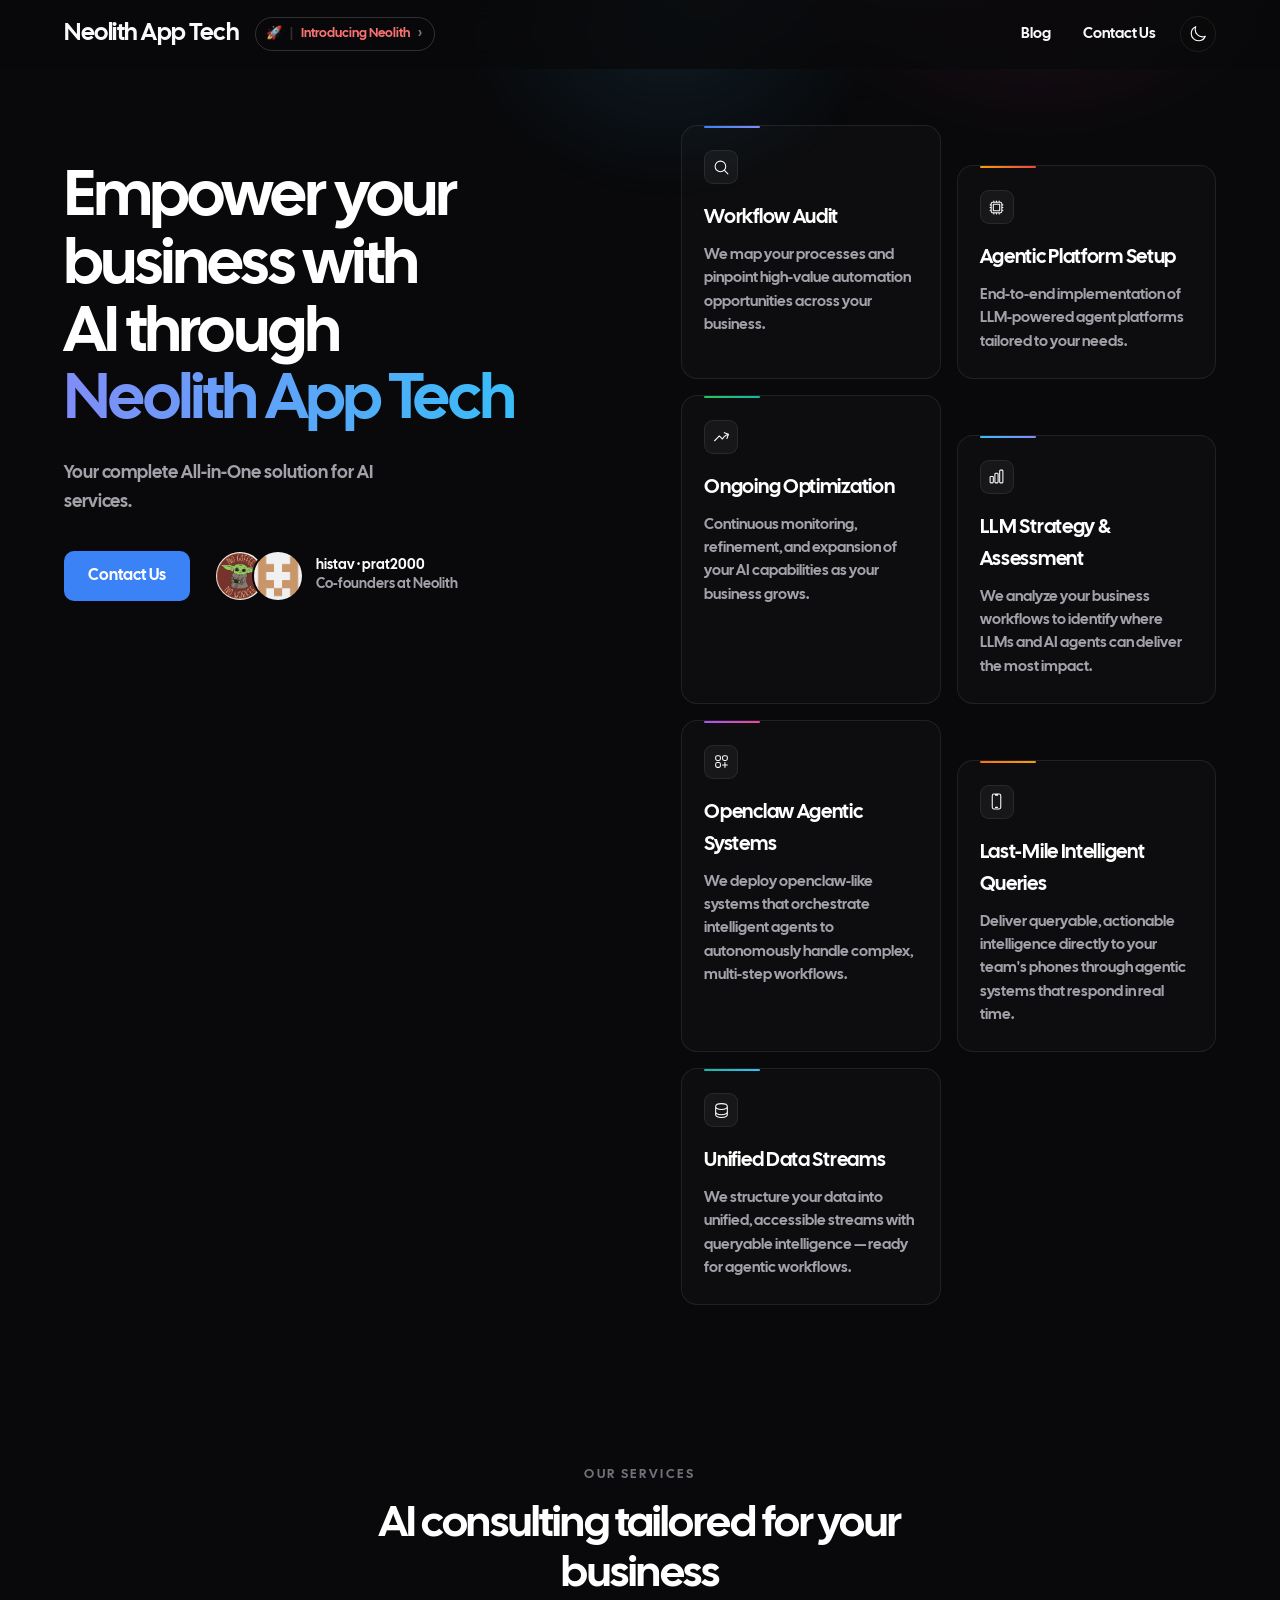
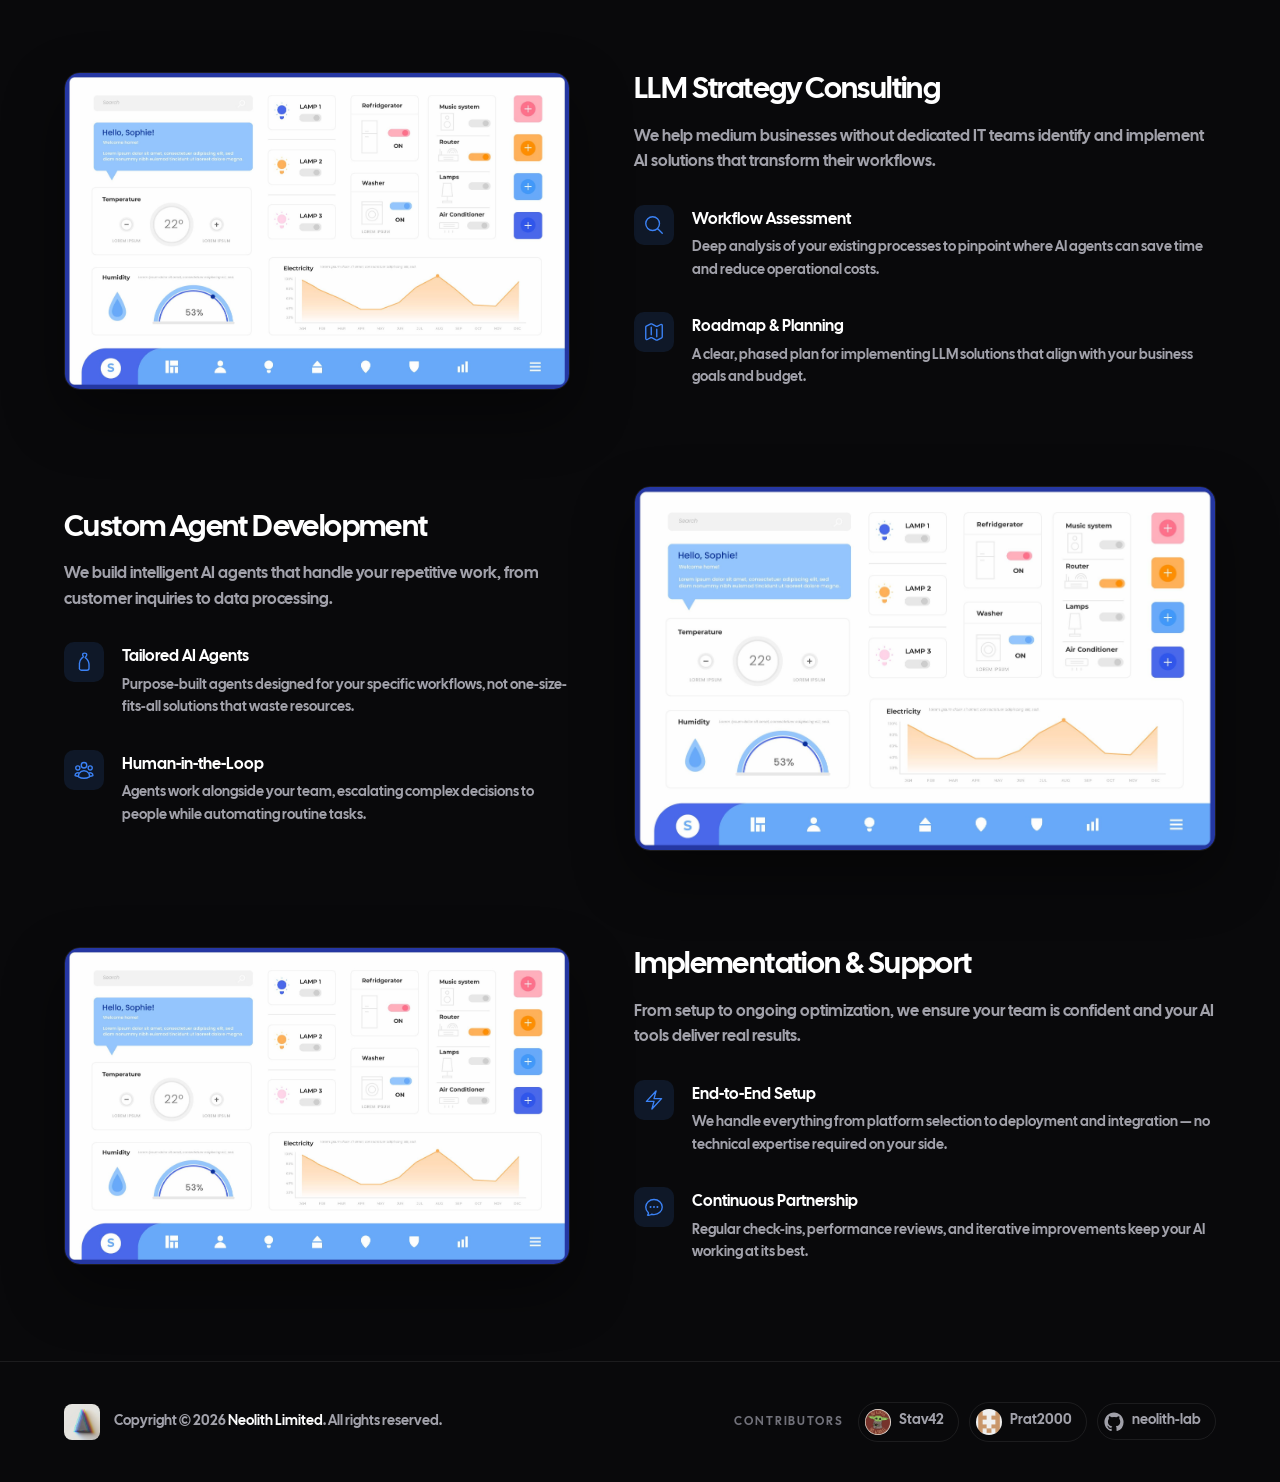
<file: index.html>
<!DOCTYPE html>
<html lang="en" data-theme="dark">
<head>
<meta charset="utf-8">
<meta name="viewport" content="width=device-width, initial-scale=1">
<title>Neolith</title>
<meta name="description" content="Neolith is your all-in-one AI platform for businesses. Build, deploy, and scale AI-powered applications and services with ease.">
<meta name="author" content="Neolith">
<meta name="keywords" content="AI platform,AI services,AI business,SaaS,Neolith,machine learning,AI automation">
<meta name="creator" content="Neolith">
<meta name="publisher" content="Neolith">
<meta property="og:title" content="Neolith">
<meta property="og:description" content="Neolith is your all-in-one AI platform for businesses. Build, deploy, and scale AI-powered applications and services with ease.">
<meta property="og:url" content="https://neolith-lab.github.io/">
<meta property="og:site_name" content="Neolith">
<meta property="og:locale" content="en_US">
<meta property="og:type" content="website">
<meta name="twitter:card" content="summary_large_image">
<meta name="twitter:title" content="Neolith">
<meta name="twitter:description" content="Neolith is your all-in-one AI platform for businesses. Build, deploy, and scale AI-powered applications and services with ease.">
<link rel="icon" href="assets/logo.svg">
<link rel="apple-touch-icon" href="assets/logo.svg">
<link rel="stylesheet" href="styles.css">
</head>
<body>

<header class="site-header" id="top">
  <div class="container header-inner">
    <div class="brand">
      <a class="brand-mark" href="#top">Neolith App Tech</a>
      <a class="badge" href="#services">
        <span>🚀</span><span class="sep">|</span>
        <span class="label">Introducing Neolith</span>
        <span class="chev">›</span>
      </a>
    </div>
    <nav class="header-nav">
      <a href="blog/">Blog</a>
      <a href="mailto:sales@neolithapp.com">Contact Us</a>
      <button class="theme-toggle" type="button" id="theme-toggle" aria-label="Toggle theme">
        <svg class="icon-sun" viewBox="0 0 24 24" fill="none" stroke="currentColor" stroke-width="1.5"><path stroke-linecap="round" stroke-linejoin="round" d="M12 3v2.25m6.364.386-1.591 1.591M21 12h-2.25m-.386 6.364-1.591-1.591M12 18.75V21m-4.773-4.227-1.591 1.591M5.25 12H3m4.227-4.773L5.636 5.636M15.75 12a3.75 3.75 0 1 1-7.5 0 3.75 3.75 0 0 1 7.5 0Z"/></svg>
        <svg class="icon-moon" viewBox="0 0 24 24" fill="none" stroke="currentColor" stroke-width="1.5"><path stroke-linecap="round" stroke-linejoin="round" d="M21.752 15.002A9.72 9.72 0 0 1 18 15.75c-5.385 0-9.75-4.365-9.75-9.75 0-1.33.266-2.597.748-3.752A9.753 9.753 0 0 0 3 11.25C3 16.635 7.365 21 12.75 21a9.753 9.753 0 0 0 9.002-5.998Z"/></svg>
      </button>
    </nav>
  </div>
</header>

<main>

  <!-- ============================================================ hero -->
  <section class="hero">
    <div class="container hero-grid">

      <div class="hero-copy">
        <h1>Empower your business with AI through <span class="accent">Neolith App Tech</span></h1>
        <p class="hero-sub">Your complete All-in-One solution for AI services.</p>

        <div class="hero-actions">
          <a class="btn-primary" href="mailto:sales@neolithapp.com">Contact Us</a>

          <!-- the two individual contributors, linked to their GitHub profiles -->
          <div class="contributors-inline">
            <div class="avatar-stack">
              <a href="https://github.com/Stav42" title="Aditya Vats (Stav42) on GitHub" aria-label="Aditya Vats on GitHub">
                <img src="assets/contributors/stav42.png" alt="histav" width="100" height="100" loading="lazy">
              </a>
              <a href="https://github.com/Prat2000" title="Pratikhya Ranjit (Prat2000) on GitHub" aria-label="Pratikhya Ranjit on GitHub">
                <img src="assets/contributors/prat2000.png" alt="prat2000" width="100" height="100" loading="lazy">
              </a>
            </div>
            <div class="who">
              <strong><a href="https://github.com/Stav42">histav</a> &middot; <a href="https://github.com/Prat2000">prat2000</a></strong>
              <span>Co-founders at Neolith</span>
            </div>
          </div>
        </div>
      </div>

      <div class="card-grid">

        <article class="card">
          <span class="card-icon"><svg viewBox="0 0 24 24" fill="none" stroke="currentColor" stroke-width="1.5"><path stroke-linecap="round" stroke-linejoin="round" d="M21 21l-5.197-5.197m0 0A7.5 7.5 0 1 0 5.196 5.196a7.5 7.5 0 0 0 10.607 10.607Z"/></svg></span>
          <h3>Workflow Audit</h3>
          <p>We map your processes and pinpoint high-value automation opportunities across your business.</p>
        </article>

        <article class="card">
          <span class="card-icon"><svg viewBox="0 0 24 24" fill="none" stroke="currentColor" stroke-width="1.5"><path stroke-linecap="round" stroke-linejoin="round" d="M8.25 3v1.5M4.5 8.25H3m18 0h-1.5M4.5 12H3m18 0h-1.5m-15 3.75H3m18 0h-1.5M8.25 19.5V21M12 3v1.5m0 15V21m3.75-18v1.5m0 15V21m-9-1.5h10.5a2.25 2.25 0 0 0 2.25-2.25V6.75a2.25 2.25 0 0 0-2.25-2.25H6.75A2.25 2.25 0 0 0 4.5 6.75v10.5a2.25 2.25 0 0 0 2.25 2.25Zm.75-12h9v9h-9v-9Z"/></svg></span>
          <h3>Agentic Platform Setup</h3>
          <p>End-to-end implementation of LLM-powered agent platforms tailored to your needs.</p>
        </article>

        <article class="card">
          <span class="card-icon"><svg viewBox="0 0 24 24" fill="none" stroke="currentColor" stroke-width="1.5"><path stroke-linecap="round" stroke-linejoin="round" d="M2.25 18 9 11.25l4.306 4.306a11.95 11.95 0 0 1 5.814-5.518l2.74-1.22m0 0-5.94-2.281m5.94 2.28-2.28 5.941"/></svg></span>
          <h3>Ongoing Optimization</h3>
          <p>Continuous monitoring, refinement, and expansion of your AI capabilities as your business grows.</p>
        </article>

        <article class="card">
          <span class="card-icon"><svg viewBox="0 0 24 24" fill="none" stroke="currentColor" stroke-width="1.5"><path stroke-linecap="round" stroke-linejoin="round" d="M3 13.125C3 12.504 3.504 12 4.125 12h2.25c.621 0 1.125.504 1.125 1.125v6.75C7.5 20.496 6.996 21 6.375 21h-2.25A1.125 1.125 0 0 1 3 19.875v-6.75ZM9.75 8.625c0-.621.504-1.125 1.125-1.125h2.25c.621 0 1.125.504 1.125 1.125v11.25c0 .621-.504 1.125-1.125 1.125h-2.25a1.125 1.125 0 0 1-1.125-1.125V8.625ZM16.5 4.125c0-.621.504-1.125 1.125-1.125h2.25C20.496 3 21 3.504 21 4.125v15.75c0 .621-.504 1.125-1.125 1.125h-2.25a1.125 1.125 0 0 1-1.125-1.125V4.125Z"/></svg></span>
          <h3>LLM Strategy &amp; Assessment</h3>
          <p>We analyze your business workflows to identify where LLMs and AI agents can deliver the most impact.</p>
        </article>

        <article class="card">
          <span class="card-icon"><svg viewBox="0 0 24 24" fill="none" stroke="currentColor" stroke-width="1.5"><path stroke-linecap="round" stroke-linejoin="round" d="M13.5 16.875h3.375m0 0h3.375m-3.375 0V13.5m0 3.375v3.375M6 10.5h2.25a2.25 2.25 0 0 0 2.25-2.25V6a2.25 2.25 0 0 0-2.25-2.25H6A2.25 2.25 0 0 0 3.75 6v2.25A2.25 2.25 0 0 0 6 10.5Zm0 9.75h2.25A2.25 2.25 0 0 0 10.5 18v-2.25a2.25 2.25 0 0 0-2.25-2.25H6a2.25 2.25 0 0 0-2.25 2.25V18A2.25 2.25 0 0 0 6 20.25Zm9.75-9.75H18a2.25 2.25 0 0 0 2.25-2.25V6A2.25 2.25 0 0 0 18 3.75h-2.25A2.25 2.25 0 0 0 13.5 6v2.25a2.25 2.25 0 0 0 2.25 2.25Z"/></svg></span>
          <h3>Openclaw Agentic Systems</h3>
          <p>We deploy openclaw-like systems that orchestrate intelligent agents to autonomously handle complex, multi-step workflows.</p>
        </article>

        <article class="card">
          <span class="card-icon"><svg viewBox="0 0 24 24" fill="none" stroke="currentColor" stroke-width="1.5"><path stroke-linecap="round" stroke-linejoin="round" d="M10.5 1.5H8.25A2.25 2.25 0 0 0 6 3.75v16.5a2.25 2.25 0 0 0 2.25 2.25h7.5A2.25 2.25 0 0 0 18 20.25V3.75a2.25 2.25 0 0 0-2.25-2.25H13.5m-3 0V3h3V1.5m-3 0h3m-3 18.75h3"/></svg></span>
          <h3>Last-Mile Intelligent Queries</h3>
          <p>Deliver queryable, actionable intelligence directly to your team's phones through agentic systems that respond in real time.</p>
        </article>

        <article class="card">
          <span class="card-icon"><svg viewBox="0 0 24 24" fill="none" stroke="currentColor" stroke-width="1.5"><path stroke-linecap="round" stroke-linejoin="round" d="M20.25 6.375c0 2.278-3.694 4.125-8.25 4.125S3.75 8.653 3.75 6.375m16.5 0c0-2.278-3.694-4.125-8.25-4.125S3.75 4.097 3.75 6.375m16.5 0v11.25c0 2.278-3.694 4.125-8.25 4.125s-8.25-1.847-8.25-4.125V6.375m16.5 0v3.75m-16.5-3.75v3.75m16.5 0v3.75C20.25 16.153 16.556 18 12 18s-8.25-1.847-8.25-4.125v-3.75"/></svg></span>
          <h3>Unified Data Streams</h3>
          <p>We structure your data into unified, accessible streams with queryable intelligence — ready for agentic workflows.</p>
        </article>

      </div>
    </div>
  </section>

  <!-- ======================================================== services -->
  <section class="services" id="services">
    <div class="container">
      <div class="section-head">
        <p class="eyebrow">Our Services</p>
        <h2>AI consulting tailored for your business</h2>
      </div>

      <div class="service">
        <div class="service-copy">
          <h3>LLM Strategy Consulting</h3>
          <p>We help medium businesses without dedicated IT teams identify and implement AI solutions that transform their workflows.</p>

          <div class="sub-feature">
            <span class="icon"><svg viewBox="0 0 24 24" fill="none" stroke="currentColor" stroke-width="1.5"><path stroke-linecap="round" stroke-linejoin="round" d="M21 21l-5.197-5.197m0 0A7.5 7.5 0 1 0 5.196 5.196a7.5 7.5 0 0 0 10.607 10.607Z"/></svg></span>
            <div>
              <h4>Workflow Assessment</h4>
              <p>Deep analysis of your existing processes to pinpoint where AI agents can save time and reduce operational costs.</p>
            </div>
          </div>

          <div class="sub-feature">
            <span class="icon"><svg viewBox="0 0 24 24" fill="none" stroke="currentColor" stroke-width="1.5"><path stroke-linecap="round" stroke-linejoin="round" d="M9 6.75V15m6-6v8.25m.503 3.498 4.875-2.437c.381-.19.622-.58.622-1.006V4.82c0-.836-.88-1.38-1.628-1.006l-3.869 1.934c-.317.159-.69.159-1.006 0L9.503 3.252a1.125 1.125 0 0 0-1.006 0L3.622 5.689C3.24 5.88 3 6.27 3 6.695V19.18c0 .836.88 1.38 1.628 1.006l3.869-1.934c.317-.159.69-.159 1.006 0l4.994 2.497c.317.158.69.158 1.006 0Z"/></svg></span>
            <div>
              <h4>Roadmap &amp; Planning</h4>
              <p>A clear, phased plan for implementing LLM solutions that align with your business goals and budget.</p>
            </div>
          </div>
        </div>
        <div class="service-visual">
          <img src="assets/4172977.jpg" alt="Neolith AI dashboard mockup" width="2586" height="1620" loading="lazy">
        </div>
      </div>

      <div class="service">
        <div class="service-copy">
          <h3>Custom Agent Development</h3>
          <p>We build intelligent AI agents that handle your repetitive work, from customer inquiries to data processing.</p>

          <div class="sub-feature">
            <span class="icon"><svg viewBox="0 0 24 24" fill="none" stroke="currentColor" stroke-width="1.5"><path stroke-linecap="round" stroke-linejoin="round" d="M14.25 6.087c0-.355.186-.676.401-.959.221-.29.349-.634.349-1.003 0-1.036-1.007-1.875-2.25-1.875s-2.25.84-2.25 1.875c0 .369.128.713.349 1.003.215.283.401.604.401.959v.028c0 .34-.192.65-.473.845-.53.366-1.049.79-1.518 1.286-1.253 1.325-2.083 3.115-2.208 5.077-.02.314-.02.63-.02.946v3.75A2.25 2.25 0 0 0 9.28 21h5.94a2.25 2.25 0 0 0 2.25-2.25v-3.75c0-.316 0-.632-.02-.946-.125-1.962-.955-3.752-2.208-5.077a11.28 11.28 0 0 0-1.518-1.286c-.281-.195-.473-.505-.473-.845v-.028Z"/></svg></span>
            <div>
              <h4>Tailored AI Agents</h4>
              <p>Purpose-built agents designed for your specific workflows, not one-size-fits-all solutions that waste resources.</p>
            </div>
          </div>

          <div class="sub-feature">
            <span class="icon"><svg viewBox="0 0 24 24" fill="none" stroke="currentColor" stroke-width="1.5"><path stroke-linecap="round" stroke-linejoin="round" d="M18 18.72a9.094 9.094 0 0 0 3.741-.479 3 3 0 0 0-4.682-2.72m.94 3.198.001.031c0 .225-.012.447-.037.666A11.944 11.944 0 0 1 12 21c-2.17 0-4.207-.576-5.963-1.584A6.062 6.062 0 0 1 6 18.719m12 0a5.971 5.971 0 0 0-.941-3.197m0 0A5.995 5.995 0 0 0 12 12.75a5.995 5.995 0 0 0-5.058 2.772m0 0a3 3 0 0 0-4.681 2.72 8.986 8.986 0 0 0 3.74.477m.94-3.197a5.971 5.971 0 0 0-.94 3.197M15 6.75a3 3 0 1 1-6 0 3 3 0 0 1 6 0Zm6 3a2.25 2.25 0 1 1-4.5 0 2.25 2.25 0 0 1 4.5 0Zm-13.5 0a2.25 2.25 0 1 1-4.5 0 2.25 2.25 0 0 1 4.5 0Z"/></svg></span>
            <div>
              <h4>Human-in-the-Loop</h4>
              <p>Agents work alongside your team, escalating complex decisions to people while automating routine tasks.</p>
            </div>
          </div>
        </div>
        <div class="service-visual">
          <img src="assets/4172977.jpg" alt="Neolith agent dashboard mockup" width="2586" height="1620" loading="lazy">
        </div>
      </div>

      <div class="service">
        <div class="service-copy">
          <h3>Implementation &amp; Support</h3>
          <p>From setup to ongoing optimization, we ensure your team is confident and your AI tools deliver real results.</p>

          <div class="sub-feature">
            <span class="icon"><svg viewBox="0 0 24 24" fill="none" stroke="currentColor" stroke-width="1.5"><path stroke-linecap="round" stroke-linejoin="round" d="m3.75 13.5 10.5-11.25L12 10.5h8.25L9.75 21.75 12 13.5H3.75Z"/></svg></span>
            <div>
              <h4>End-to-End Setup</h4>
              <p>We handle everything from platform selection to deployment and integration — no technical expertise required on your side.</p>
            </div>
          </div>

          <div class="sub-feature">
            <span class="icon"><svg viewBox="0 0 24 24" fill="none" stroke="currentColor" stroke-width="1.5"><path stroke-linecap="round" stroke-linejoin="round" d="M8.625 12a.375.375 0 1 1-.75 0 .375.375 0 0 1 .75 0Zm0 0H8.25m4.125 0a.375.375 0 1 1-.75 0 .375.375 0 0 1 .75 0Zm0 0H12m4.125 0a.375.375 0 1 1-.75 0 .375.375 0 0 1 .75 0Zm0 0h-.375M21 12c0 4.556-4.03 8.25-9 8.25a9.764 9.764 0 0 1-2.555-.337A5.972 5.972 0 0 1 5.41 20.97a5.969 5.969 0 0 1-.474-.065 4.48 4.48 0 0 0 .978-2.025c.09-.457-.133-.901-.467-1.226C3.93 16.178 3 14.189 3 12c0-4.556 4.03-8.25 9-8.25s9 3.694 9 8.25Z"/></svg></span>
            <div>
              <h4>Continuous Partnership</h4>
              <p>Regular check-ins, performance reviews, and iterative improvements keep your AI working at its best.</p>
            </div>
          </div>
        </div>
        <div class="service-visual">
          <img src="assets/4172977.jpg" alt="Neolith support dashboard mockup" width="2586" height="1620" loading="lazy">
        </div>
      </div>

    </div>
  </section>

</main>

<footer class="site-footer">
  <div class="container footer-inner">
    <div class="footer-brand">
      <img src="assets/Neolith_logo.jpeg" alt="Neolith" width="36" height="36">
      <p>Copyright © 2026 <strong>Neolith Limited</strong>. All rights reserved.</p>
    </div>

    <div class="footer-contributors">
      <span class="label">Contributors</span>
      <a href="https://github.com/Stav42">
        <img src="assets/contributors/stav42.png" alt="" width="26" height="26" loading="lazy">
        Stav42
      </a>
      <a href="https://github.com/Prat2000">
        <img src="assets/contributors/prat2000.png" alt="" width="26" height="26" loading="lazy">
        Prat2000
      </a>
      <a href="https://github.com/neolith-lab" title="Neolith on GitHub">
        <svg viewBox="0 0 24 24" width="20" height="20" fill="currentColor" aria-hidden="true"><path d="M12 .5C5.73.5.5 5.73.5 12c0 5.08 3.29 9.39 7.86 10.91.58.11.79-.25.79-.56v-2.17c-3.2.7-3.88-1.37-3.88-1.37-.53-1.34-1.29-1.7-1.29-1.7-1.06-.72.08-.71.08-.71 1.17.08 1.78 1.2 1.78 1.2 1.04 1.79 2.73 1.27 3.4.97.1-.75.4-1.27.73-1.56-2.55-.29-5.23-1.28-5.23-5.7 0-1.26.45-2.29 1.19-3.09-.12-.29-.52-1.47.11-3.06 0 0 .97-.31 3.18 1.18a11.1 11.1 0 0 1 5.79 0c2.2-1.49 3.17-1.18 3.17-1.18.63 1.59.24 2.77.12 3.06.74.8 1.18 1.83 1.18 3.09 0 4.43-2.69 5.41-5.25 5.69.41.36.78 1.06.78 2.14v3.18c0 .31.21.68.8.56A11.5 11.5 0 0 0 23.5 12C23.5 5.73 18.27.5 12 .5Z"/></svg>
        neolith-lab
      </a>
    </div>
  </div>
</footer>

<script>
(function () {
  var root = document.documentElement;
  var btn = document.getElementById('theme-toggle');
  var KEY = 'theme';
  try {
    var saved = localStorage.getItem(KEY);
    if (saved === 'light' || saved === 'dark') root.setAttribute('data-theme', saved);
  } catch (e) {}
  btn.addEventListener('click', function () {
    var next = root.getAttribute('data-theme') === 'dark' ? 'light' : 'dark';
    root.setAttribute('data-theme', next);
    try { localStorage.setItem(KEY, next); } catch (e) {}
  });
  var header = document.querySelector('.site-header');
  window.addEventListener('scroll', function () {
    header.classList.toggle('is-stuck', window.scrollY > 8);
  }, { passive: true });

  // In-page links scroll the page without writing a fragment into the URL,
  // so returning to the homepage leaves a bare https://neolith-lab.github.io/
  document.querySelectorAll('a[href^="#"]').forEach(function (a) {
    a.addEventListener('click', function (e) {
      var target = document.querySelector(a.getAttribute('href'));
      if (!target) return;
      e.preventDefault();
      if (a.getAttribute('href') === '#top') {
        window.scrollTo({ top: 0, behavior: 'smooth' });
      } else {
        target.scrollIntoView({ behavior: 'smooth', block: 'start' });
      }
    });
  });

  // Arriving with a fragment (e.g. from a blog link): let the browser do its
  // normal jump to the section, then drop the fragment so the address bar
  // reads as the bare homepage. No scroll here — removing the hash before the
  // browser jumps is what cancels the jump.
  function cleanHash() {
    if (!location.hash) return;
    history.replaceState(null, '', location.pathname + location.search);
  }
  window.addEventListener('load', cleanHash);
  setTimeout(cleanHash, 400);
})();
</script>

<script type="application/ld+json">
{
  "@context": "https://schema.org",
  "@type": "Organization",
  "name": "Neolith",
  "url": "https://neolith-lab.github.io",
  "logo": "https://neolith-lab.github.io/assets/logo.svg",
  "description": "Neolith is your all-in-one AI platform for businesses. Build, deploy, and scale AI-powered applications and services with ease.",
  "sameAs": [
    "https://github.com/neolith-lab",
    "https://github.com/Stav42",
    "https://github.com/Prat2000"
  ]
}
</script>
<script type="application/ld+json">
{
  "@context": "https://schema.org",
  "@type": "WebSite",
  "name": "Neolith",
  "url": "https://neolith-lab.github.io",
  "description": "Neolith is your all-in-one AI platform for businesses. Build, deploy, and scale AI-powered applications and services with ease."
}
</script>

</body>
</html>
</file>
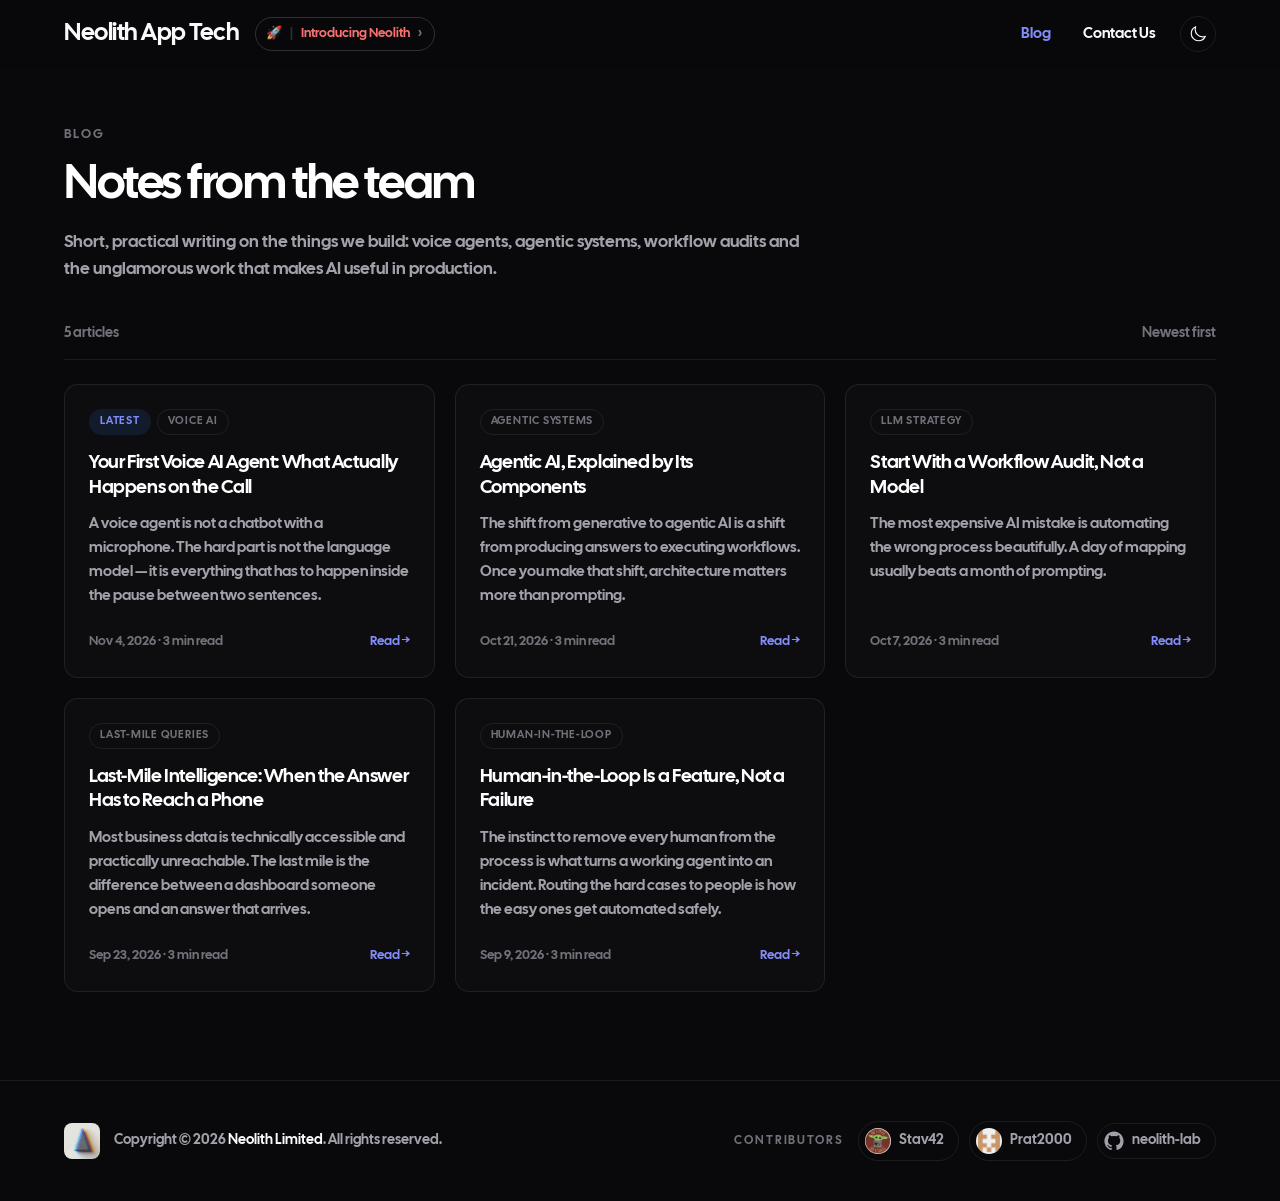
<file: blog/index.html>
<!DOCTYPE html>
<html lang="en" data-theme="dark">
<head>
<meta charset="utf-8">
<meta name="viewport" content="width=device-width, initial-scale=1">
<title>Blog | Neolith</title>
<meta name="description" content="Notes from the Neolith team on voice AI agents, agentic systems, workflow audits and getting intelligence to the last mile.">
<link rel="canonical" href="https://neolith-lab.github.io/blog/">
<meta property="og:title" content="Blog | Neolith">
<meta property="og:description" content="Notes from the Neolith team on voice AI agents, agentic systems, workflow audits and getting intelligence to the last mile.">
<meta property="og:url" content="https://neolith-lab.github.io/blog/">
<meta property="og:type" content="article">
<meta property="og:site_name" content="Neolith">
<link rel="icon" href="../assets/logo.svg">
<link rel="apple-touch-icon" href="../assets/logo.svg">
<link rel="stylesheet" href="../styles.css">
</head>
<body>

<header class="site-header" id="top">
  <div class="container header-inner">
    <div class="brand">
      <a class="brand-mark" href="../">Neolith App Tech</a>
      <a class="badge" href="../#services">
        <span>🚀</span><span class="sep">|</span>
        <span class="label">Introducing Neolith</span>
        <span class="chev">›</span>
      </a>
    </div>
    <nav class="header-nav">
      <a href="index.html" class="is-active">Blog</a>
      <a href="mailto:sales@neolithapp.com">Contact Us</a>
      <button class="theme-toggle" type="button" id="theme-toggle" aria-label="Toggle theme">
        <svg class="icon-sun" viewBox="0 0 24 24" fill="none" stroke="currentColor" stroke-width="1.5"><path stroke-linecap="round" stroke-linejoin="round" d="M12 3v2.25m6.364.386-1.591 1.591M21 12h-2.25m-.386 6.364-1.591-1.591M12 18.75V21m-4.773-4.227-1.591 1.591M5.25 12H3m4.227-4.773L5.636 5.636M15.75 12a3.75 3.75 0 1 1-7.5 0 3.75 3.75 0 0 1 7.5 0Z"/></svg>
        <svg class="icon-moon" viewBox="0 0 24 24" fill="none" stroke="currentColor" stroke-width="1.5"><path stroke-linecap="round" stroke-linejoin="round" d="M21.752 15.002A9.72 9.72 0 0 1 18 15.75c-5.385 0-9.75-4.365-9.75-9.75 0-1.33.266-2.597.748-3.752A9.753 9.753 0 0 0 3 11.25C3 16.635 7.365 21 12.75 21a9.753 9.753 0 0 0 9.002-5.998Z"/></svg>
      </button>
    </nav>
  </div>
</header>
<main>
  <section class="blog">
    <div class="container">
      <div class="blog-head">
        <p class="eyebrow">Blog</p>
        <h1>Notes from the team</h1>
        <p class="blog-intro">Short, practical writing on the things we build: voice agents, agentic systems, workflow audits and the unglamorous work that makes AI useful in production.</p>
      </div>

      <div class="blog-bar">
        <span>5 articles</span>
        <span>Newest first</span>
      </div>

      <div class="post-grid">
        <a class="post-card" href="voice-ai-agent.html">
          <ul class="card-tags">
            <li class="is-latest">Latest</li>
            <li>Voice AI</li>
          </ul>
          <h2>Your First Voice AI Agent: What Actually Happens on the Call</h2>
          <p class="excerpt">A voice agent is not a chatbot with a microphone. The hard part is not the language model — it is everything that has to happen inside the pause between two sentences.</p>
          <div class="card-foot">
            <span><time datetime="2026-11-04">Nov 4, 2026</time> · 3 min read</span>
            <span class="read-more">Read →</span>
          </div>
        </a>
        <a class="post-card" href="agentic-ai-components.html">
          <ul class="card-tags">
            <li>Agentic Systems</li>
          </ul>
          <h2>Agentic AI, Explained by Its Components</h2>
          <p class="excerpt">The shift from generative to agentic AI is a shift from producing answers to executing workflows. Once you make that shift, architecture matters more than prompting.</p>
          <div class="card-foot">
            <span><time datetime="2026-10-21">Oct 21, 2026</time> · 3 min read</span>
            <span class="read-more">Read →</span>
          </div>
        </a>
        <a class="post-card" href="workflow-audit-first.html">
          <ul class="card-tags">
            <li>LLM Strategy</li>
          </ul>
          <h2>Start With a Workflow Audit, Not a Model</h2>
          <p class="excerpt">The most expensive AI mistake is automating the wrong process beautifully. A day of mapping usually beats a month of prompting.</p>
          <div class="card-foot">
            <span><time datetime="2026-10-07">Oct 7, 2026</time> · 3 min read</span>
            <span class="read-more">Read →</span>
          </div>
        </a>
        <a class="post-card" href="last-mile-intelligence.html">
          <ul class="card-tags">
            <li>Last-Mile Queries</li>
          </ul>
          <h2>Last-Mile Intelligence: When the Answer Has to Reach a Phone</h2>
          <p class="excerpt">Most business data is technically accessible and practically unreachable. The last mile is the difference between a dashboard someone opens and an answer that arrives.</p>
          <div class="card-foot">
            <span><time datetime="2026-09-23">Sep 23, 2026</time> · 3 min read</span>
            <span class="read-more">Read →</span>
          </div>
        </a>
        <a class="post-card" href="human-in-the-loop.html">
          <ul class="card-tags">
            <li>Human-in-the-Loop</li>
          </ul>
          <h2>Human-in-the-Loop Is a Feature, Not a Failure</h2>
          <p class="excerpt">The instinct to remove every human from the process is what turns a working agent into an incident. Routing the hard cases to people is how the easy ones get automated safely.</p>
          <div class="card-foot">
            <span><time datetime="2026-09-09">Sep 9, 2026</time> · 3 min read</span>
            <span class="read-more">Read →</span>
          </div>
        </a>
      </div>
    </div>
  </section>
</main>

<footer class="site-footer">
  <div class="container footer-inner">
    <div class="footer-brand">
      <img src="../assets/Neolith_logo.jpeg" alt="Neolith" width="36" height="36">
      <p>Copyright © 2026 <strong>Neolith Limited</strong>. All rights reserved.</p>
    </div>
    <div class="footer-contributors">
      <span class="label">Contributors</span>
      <a href="https://github.com/Stav42">
        <img src="../assets/contributors/stav42.png" alt="" width="26" height="26" loading="lazy">
        Stav42
      </a>
      <a href="https://github.com/Prat2000">
        <img src="../assets/contributors/prat2000.png" alt="" width="26" height="26" loading="lazy">
        Prat2000
      </a>
      <a href="https://github.com/neolith-lab" title="Neolith on GitHub">
        <svg viewBox="0 0 24 24" width="20" height="20" fill="currentColor" aria-hidden="true"><path d="M12 .5C5.73.5.5 5.73.5 12c0 5.08 3.29 9.39 7.86 10.91.58.11.79-.25.79-.56v-2.17c-3.2.7-3.88-1.37-3.88-1.37-.53-1.34-1.29-1.7-1.29-1.7-1.06-.72.08-.71.08-.71 1.17.08 1.78 1.2 1.78 1.2 1.04 1.79 2.73 1.27 3.4.97.1-.75.4-1.27.73-1.56-2.55-.29-5.23-1.28-5.23-5.7 0-1.26.45-2.29 1.19-3.09-.12-.29-.52-1.47.11-3.06 0 0 .97-.31 3.18 1.18a11.1 11.1 0 0 1 5.79 0c2.2-1.49 3.17-1.18 3.17-1.18.63 1.59.24 2.77.12 3.06.74.8 1.18 1.83 1.18 3.09 0 4.43-2.69 5.41-5.25 5.69.41.36.78 1.06.78 2.14v3.18c0 .31.21.68.8.56A11.5 11.5 0 0 0 23.5 12C23.5 5.73 18.27.5 12 .5Z"/></svg>
        neolith-lab
      </a>
    </div>
  </div>
</footer>

<script>
(function () {
  var root = document.documentElement;
  var btn = document.getElementById('theme-toggle');
  try {
    var saved = localStorage.getItem('theme');
    if (saved === 'light' || saved === 'dark') root.setAttribute('data-theme', saved);
  } catch (e) {}
  btn.addEventListener('click', function () {
    var next = root.getAttribute('data-theme') === 'dark' ? 'light' : 'dark';
    root.setAttribute('data-theme', next);
    try { localStorage.setItem('theme', next); } catch (e) {}
  });
  var header = document.querySelector('.site-header');
  window.addEventListener('scroll', function () {
    header.classList.toggle('is-stuck', window.scrollY > 8);
  }, { passive: true });

  // in-page links scroll without writing a fragment into the URL
  document.querySelectorAll('a[href^="#"]').forEach(function (a) {
    a.addEventListener('click', function (e) {
      var target = document.querySelector(a.getAttribute('href'));
      if (!target) return;
      e.preventDefault();
      if (a.getAttribute('href') === '#top') {
        window.scrollTo({ top: 0, behavior: 'smooth' });
      } else {
        target.scrollIntoView({ behavior: 'smooth', block: 'start' });
      }
    });
  });

  // arriving with a fragment: let the browser jump, then drop it from the URL
  function cleanHash() {
    if (!location.hash) return;
    history.replaceState(null, '', location.pathname + location.search);
  }
  window.addEventListener('load', cleanHash);
  setTimeout(cleanHash, 400);
})();
</script>
</body>
</html>
</file>
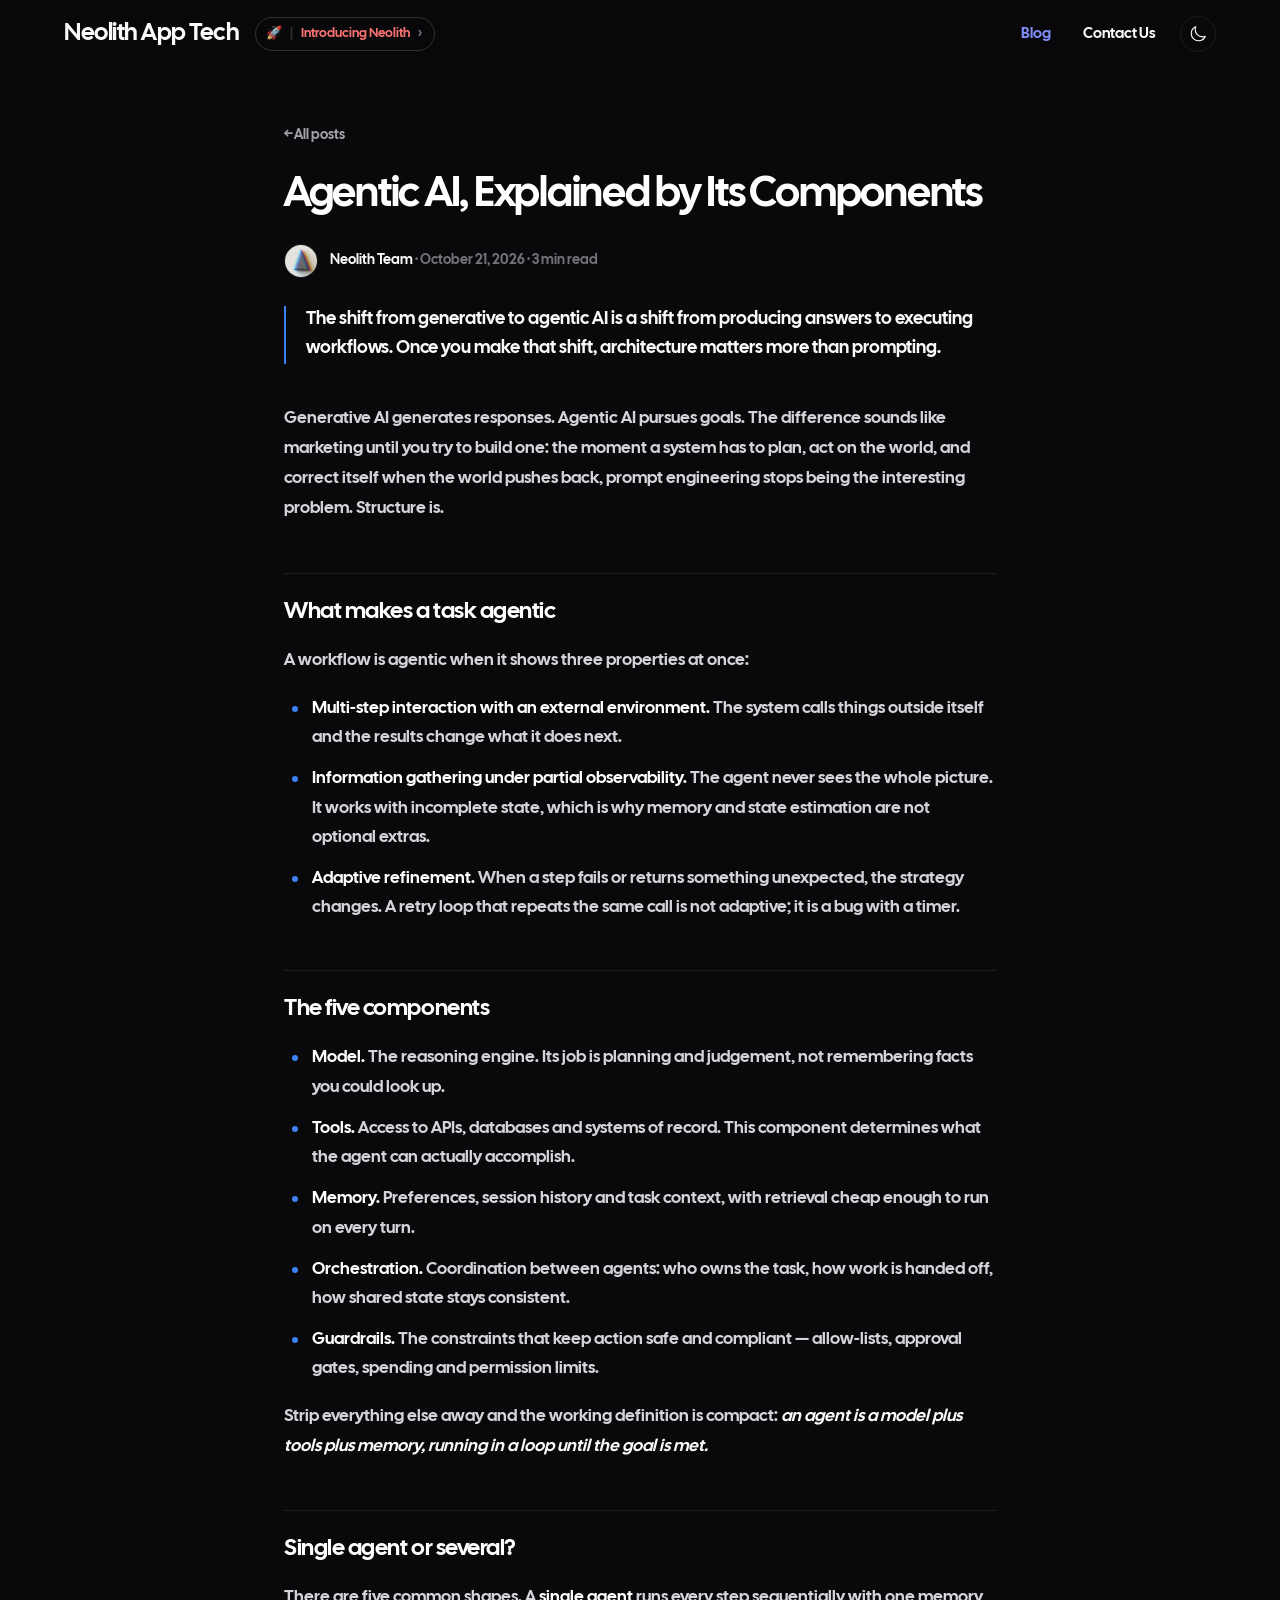
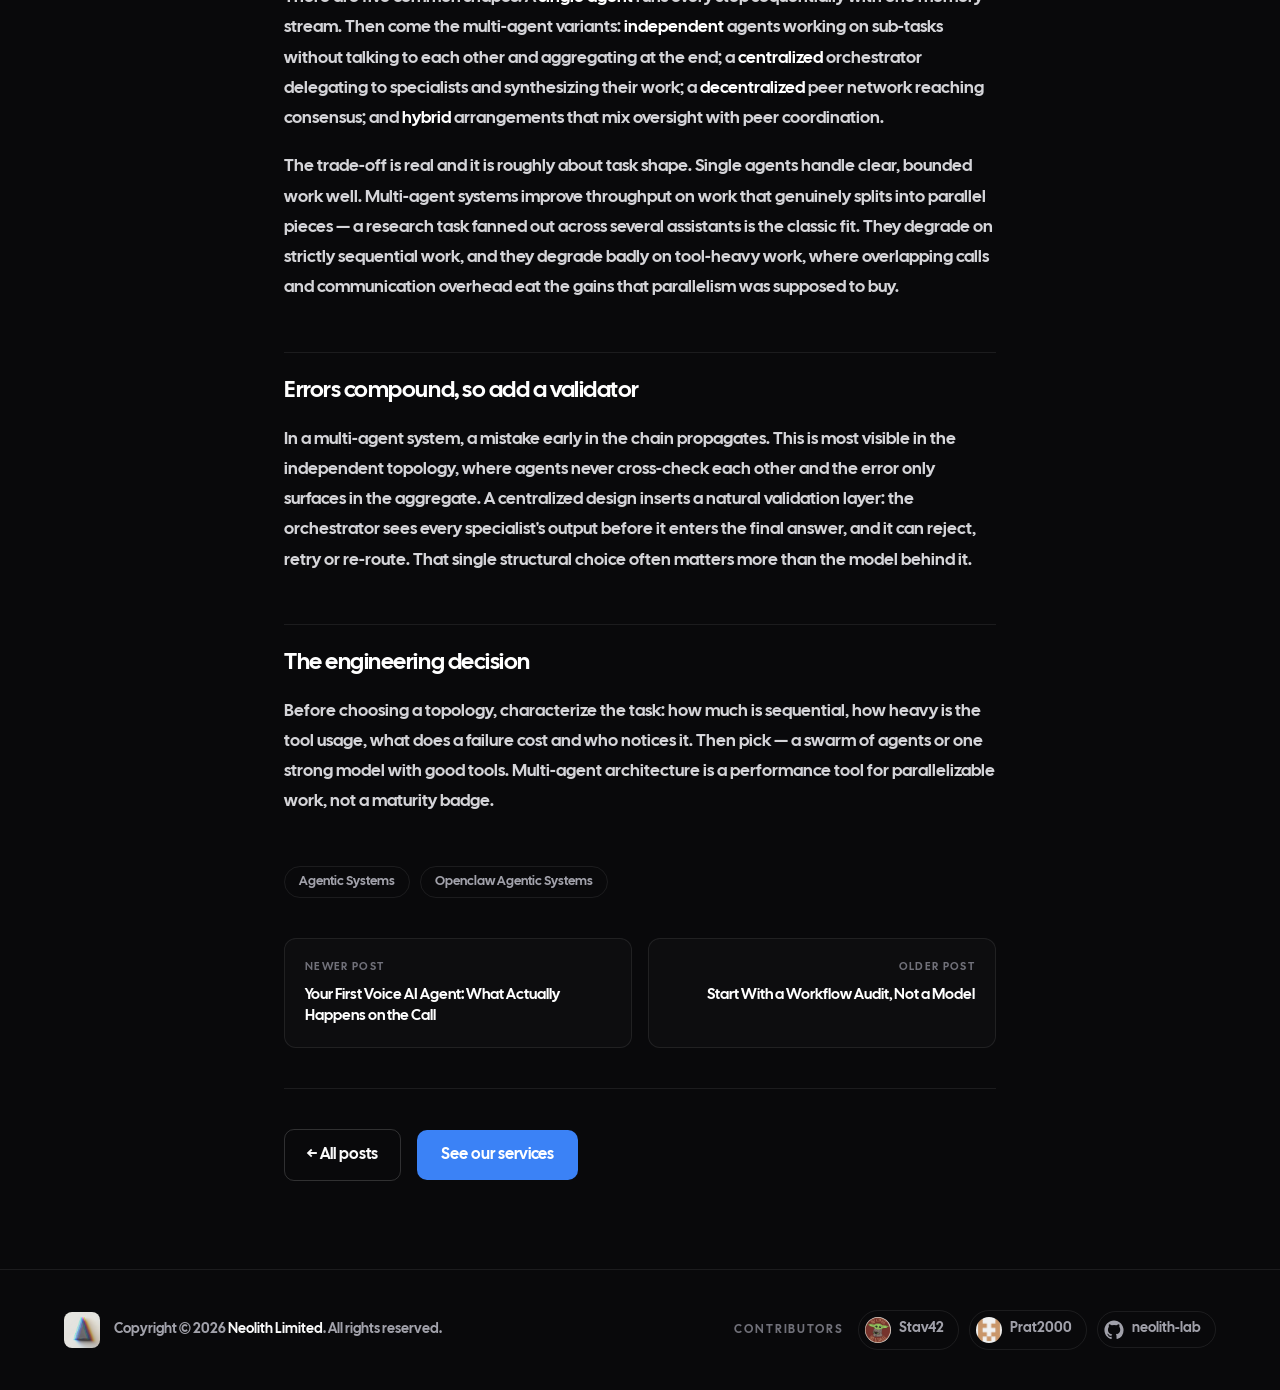
<file: blog/agentic-ai-components.html>
<!DOCTYPE html>
<html lang="en" data-theme="dark">
<head>
<meta charset="utf-8">
<meta name="viewport" content="width=device-width, initial-scale=1">
<title>Agentic AI, Explained by Its Components | Neolith Blog</title>
<meta name="description" content="The shift from generative to agentic AI is a shift from producing answers to executing workflows. Once you make that shift, architecture matters more than prompting.">
<link rel="canonical" href="https://neolith-lab.github.io/blog/agentic-ai-components.html">
<meta property="og:title" content="Agentic AI, Explained by Its Components">
<meta property="og:description" content="The shift from generative to agentic AI is a shift from producing answers to executing workflows. Once you make that shift, architecture matters more than prompting.">
<meta property="og:url" content="https://neolith-lab.github.io/blog/agentic-ai-components.html">
<meta property="og:type" content="article">
<meta property="og:site_name" content="Neolith">
<link rel="icon" href="../assets/logo.svg">
<link rel="apple-touch-icon" href="../assets/logo.svg">
<link rel="stylesheet" href="../styles.css">
</head>
<body>

<header class="site-header" id="top">
  <div class="container header-inner">
    <div class="brand">
      <a class="brand-mark" href="../">Neolith App Tech</a>
      <a class="badge" href="../#services">
        <span>🚀</span><span class="sep">|</span>
        <span class="label">Introducing Neolith</span>
        <span class="chev">›</span>
      </a>
    </div>
    <nav class="header-nav">
      <a href="index.html" class="is-active">Blog</a>
      <a href="mailto:sales@neolithapp.com">Contact Us</a>
      <button class="theme-toggle" type="button" id="theme-toggle" aria-label="Toggle theme">
        <svg class="icon-sun" viewBox="0 0 24 24" fill="none" stroke="currentColor" stroke-width="1.5"><path stroke-linecap="round" stroke-linejoin="round" d="M12 3v2.25m6.364.386-1.591 1.591M21 12h-2.25m-.386 6.364-1.591-1.591M12 18.75V21m-4.773-4.227-1.591 1.591M5.25 12H3m4.227-4.773L5.636 5.636M15.75 12a3.75 3.75 0 1 1-7.5 0 3.75 3.75 0 0 1 7.5 0Z"/></svg>
        <svg class="icon-moon" viewBox="0 0 24 24" fill="none" stroke="currentColor" stroke-width="1.5"><path stroke-linecap="round" stroke-linejoin="round" d="M21.752 15.002A9.72 9.72 0 0 1 18 15.75c-5.385 0-9.75-4.365-9.75-9.75 0-1.33.266-2.597.748-3.752A9.753 9.753 0 0 0 3 11.25C3 16.635 7.365 21 12.75 21a9.753 9.753 0 0 0 9.002-5.998Z"/></svg>
      </button>
    </nav>
  </div>
</header>
<main>
  <article class="article">
    <p class="post-eyebrow"><a href="index.html">← All posts</a></p>
    <h1>Agentic AI, Explained by Its Components</h1>
    <div class="byline">
      <img src="../assets/Neolith_logo.jpeg" alt="" width="34" height="34">
      <span><span class="who">Neolith Team</span> · <time datetime="2026-10-21">October 21, 2026</time> · 3 min read</span>
    </div>
    <p class="post-lede">The shift from generative to agentic AI is a shift from producing answers to executing workflows. Once you make that shift, architecture matters more than prompting.</p>
    <div class="post-body">
<p>Generative AI generates responses. Agentic AI pursues goals. The difference sounds like marketing until you try to build one: the moment a system has to plan, act on the world, and correct itself when the world pushes back, prompt engineering stops being the interesting problem. Structure is.</p>

<h2>What makes a task agentic</h2>
<p>A workflow is agentic when it shows three properties at once:</p>
<ul>
  <li><strong>Multi-step interaction with an external environment.</strong> The system calls things outside itself and the results change what it does next.</li>
  <li><strong>Information gathering under partial observability.</strong> The agent never sees the whole picture. It works with incomplete state, which is why memory and state estimation are not optional extras.</li>
  <li><strong>Adaptive refinement.</strong> When a step fails or returns something unexpected, the strategy changes. A retry loop that repeats the same call is not adaptive; it is a bug with a timer.</li>
</ul>

<h2>The five components</h2>
<ul>
  <li><strong>Model.</strong> The reasoning engine. Its job is planning and judgement, not remembering facts you could look up.</li>
  <li><strong>Tools.</strong> Access to APIs, databases and systems of record. This component determines what the agent can actually accomplish.</li>
  <li><strong>Memory.</strong> Preferences, session history and task context, with retrieval cheap enough to run on every turn.</li>
  <li><strong>Orchestration.</strong> Coordination between agents: who owns the task, how work is handed off, how shared state stays consistent.</li>
  <li><strong>Guardrails.</strong> The constraints that keep action safe and compliant — allow-lists, approval gates, spending and permission limits.</li>
</ul>
<p>Strip everything else away and the working definition is compact: <em>an agent is a model plus tools plus memory, running in a loop until the goal is met.</em></p>

<h2>Single agent or several?</h2>
<p>There are five common shapes. A <strong>single agent</strong> runs every step sequentially with one memory stream. Then come the multi-agent variants: <strong>independent</strong> agents working on sub-tasks without talking to each other and aggregating at the end; a <strong>centralized</strong> orchestrator delegating to specialists and synthesizing their work; a <strong>decentralized</strong> peer network reaching consensus; and <strong>hybrid</strong> arrangements that mix oversight with peer coordination.</p>
<p>The trade-off is real and it is roughly about task shape. Single agents handle clear, bounded work well. Multi-agent systems improve throughput on work that genuinely splits into parallel pieces — a research task fanned out across several assistants is the classic fit. They degrade on strictly sequential work, and they degrade badly on tool-heavy work, where overlapping calls and communication overhead eat the gains that parallelism was supposed to buy.</p>

<h2>Errors compound, so add a validator</h2>
<p>In a multi-agent system, a mistake early in the chain propagates. This is most visible in the independent topology, where agents never cross-check each other and the error only surfaces in the aggregate. A centralized design inserts a natural validation layer: the orchestrator sees every specialist's output before it enters the final answer, and it can reject, retry or re-route. That single structural choice often matters more than the model behind it.</p>

<h2>The engineering decision</h2>
<p>Before choosing a topology, characterize the task: how much is sequential, how heavy is the tool usage, what does a failure cost and who notices it. Then pick — a swarm of agents or one strong model with good tools. Multi-agent architecture is a performance tool for parallelizable work, not a maturity badge.</p>
    </div>
    <ul class="post-tags">
      <li>Agentic Systems</li>
      <li>Openclaw Agentic Systems</li>
    </ul>
    <nav class="post-nav">
      <a class="is-prev" href="voice-ai-agent.html">
        <span class="label">Newer post</span>
        <strong>Your First Voice AI Agent: What Actually Happens on the Call</strong>
      </a>
      <a class="is-next" href="workflow-audit-first.html">
        <span class="label">Older post</span>
        <strong>Start With a Workflow Audit, Not a Model</strong>
      </a>
    </nav>
    <div class="article-foot">
      <a class="btn-ghost" href="index.html">← All posts</a>
      <a class="btn-primary" href="../#services">See our services</a>
    </div>
  </article>
</main>

<footer class="site-footer">
  <div class="container footer-inner">
    <div class="footer-brand">
      <img src="../assets/Neolith_logo.jpeg" alt="Neolith" width="36" height="36">
      <p>Copyright © 2026 <strong>Neolith Limited</strong>. All rights reserved.</p>
    </div>
    <div class="footer-contributors">
      <span class="label">Contributors</span>
      <a href="https://github.com/Stav42">
        <img src="../assets/contributors/stav42.png" alt="" width="26" height="26" loading="lazy">
        Stav42
      </a>
      <a href="https://github.com/Prat2000">
        <img src="../assets/contributors/prat2000.png" alt="" width="26" height="26" loading="lazy">
        Prat2000
      </a>
      <a href="https://github.com/neolith-lab" title="Neolith on GitHub">
        <svg viewBox="0 0 24 24" width="20" height="20" fill="currentColor" aria-hidden="true"><path d="M12 .5C5.73.5.5 5.73.5 12c0 5.08 3.29 9.39 7.86 10.91.58.11.79-.25.79-.56v-2.17c-3.2.7-3.88-1.37-3.88-1.37-.53-1.34-1.29-1.7-1.29-1.7-1.06-.72.08-.71.08-.71 1.17.08 1.78 1.2 1.78 1.2 1.04 1.79 2.73 1.27 3.4.97.1-.75.4-1.27.73-1.56-2.55-.29-5.23-1.28-5.23-5.7 0-1.26.45-2.29 1.19-3.09-.12-.29-.52-1.47.11-3.06 0 0 .97-.31 3.18 1.18a11.1 11.1 0 0 1 5.79 0c2.2-1.49 3.17-1.18 3.17-1.18.63 1.59.24 2.77.12 3.06.74.8 1.18 1.83 1.18 3.09 0 4.43-2.69 5.41-5.25 5.69.41.36.78 1.06.78 2.14v3.18c0 .31.21.68.8.56A11.5 11.5 0 0 0 23.5 12C23.5 5.73 18.27.5 12 .5Z"/></svg>
        neolith-lab
      </a>
    </div>
  </div>
</footer>

<script>
(function () {
  var root = document.documentElement;
  var btn = document.getElementById('theme-toggle');
  try {
    var saved = localStorage.getItem('theme');
    if (saved === 'light' || saved === 'dark') root.setAttribute('data-theme', saved);
  } catch (e) {}
  btn.addEventListener('click', function () {
    var next = root.getAttribute('data-theme') === 'dark' ? 'light' : 'dark';
    root.setAttribute('data-theme', next);
    try { localStorage.setItem('theme', next); } catch (e) {}
  });
  var header = document.querySelector('.site-header');
  window.addEventListener('scroll', function () {
    header.classList.toggle('is-stuck', window.scrollY > 8);
  }, { passive: true });

  // in-page links scroll without writing a fragment into the URL
  document.querySelectorAll('a[href^="#"]').forEach(function (a) {
    a.addEventListener('click', function (e) {
      var target = document.querySelector(a.getAttribute('href'));
      if (!target) return;
      e.preventDefault();
      if (a.getAttribute('href') === '#top') {
        window.scrollTo({ top: 0, behavior: 'smooth' });
      } else {
        target.scrollIntoView({ behavior: 'smooth', block: 'start' });
      }
    });
  });

  // arriving with a fragment: let the browser jump, then drop it from the URL
  function cleanHash() {
    if (!location.hash) return;
    history.replaceState(null, '', location.pathname + location.search);
  }
  window.addEventListener('load', cleanHash);
  setTimeout(cleanHash, 400);
})();
</script>
</body>
</html>
</file>
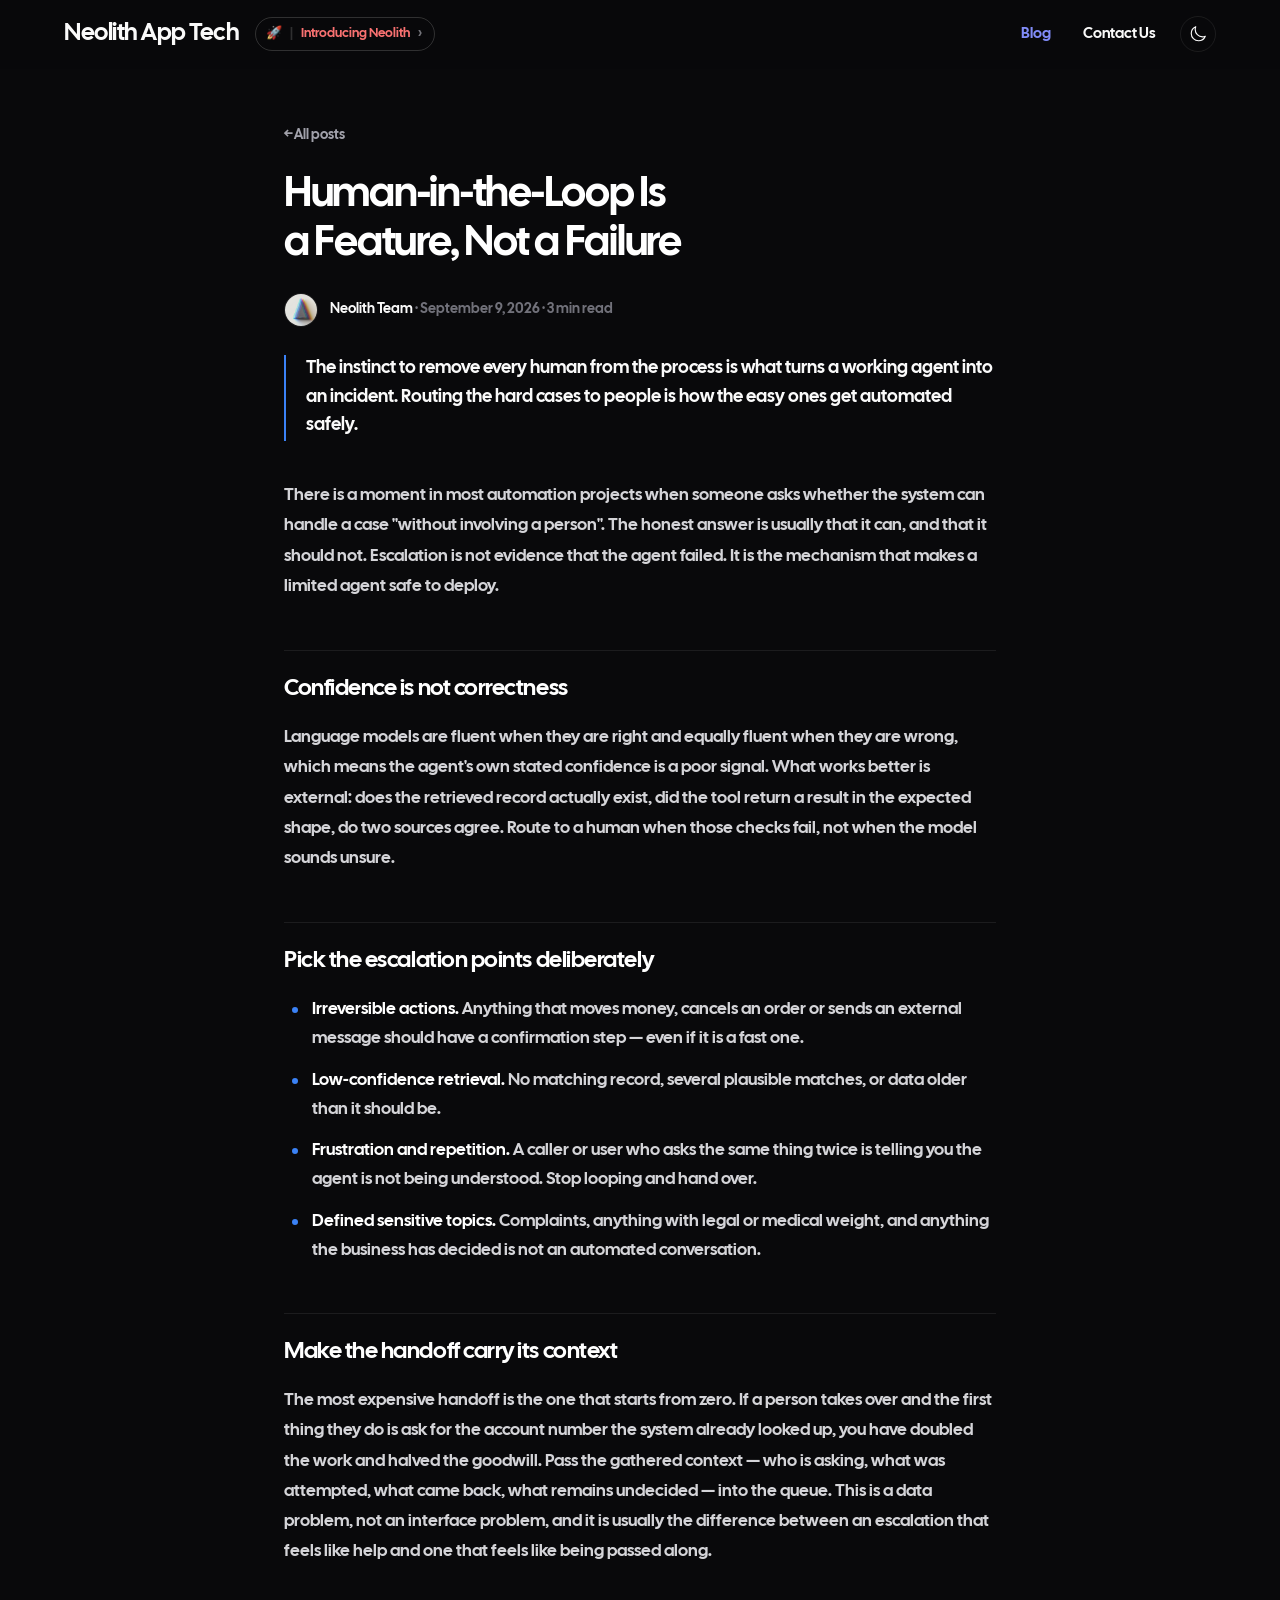
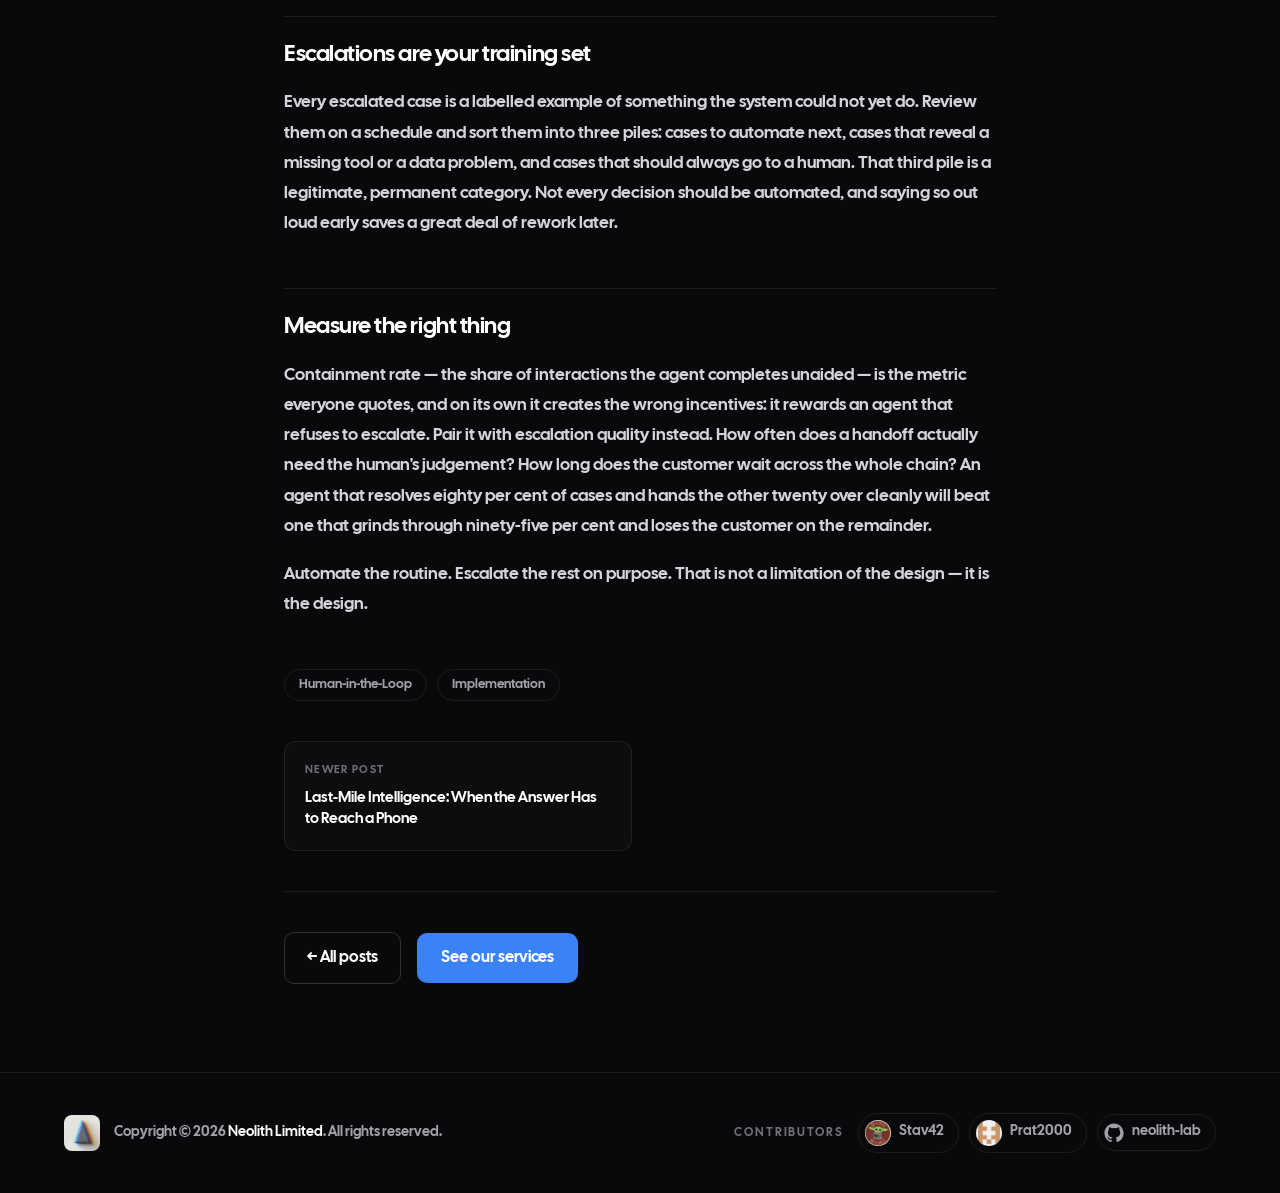
<file: blog/human-in-the-loop.html>
<!DOCTYPE html>
<html lang="en" data-theme="dark">
<head>
<meta charset="utf-8">
<meta name="viewport" content="width=device-width, initial-scale=1">
<title>Human-in-the-Loop Is a Feature, Not a Failure | Neolith Blog</title>
<meta name="description" content="The instinct to remove every human from the process is what turns a working agent into an incident. Routing the hard cases to people is how the easy ones get automated safely.">
<link rel="canonical" href="https://neolith-lab.github.io/blog/human-in-the-loop.html">
<meta property="og:title" content="Human-in-the-Loop Is a Feature, Not a Failure">
<meta property="og:description" content="The instinct to remove every human from the process is what turns a working agent into an incident. Routing the hard cases to people is how the easy ones get automated safely.">
<meta property="og:url" content="https://neolith-lab.github.io/blog/human-in-the-loop.html">
<meta property="og:type" content="article">
<meta property="og:site_name" content="Neolith">
<link rel="icon" href="../assets/logo.svg">
<link rel="apple-touch-icon" href="../assets/logo.svg">
<link rel="stylesheet" href="../styles.css">
</head>
<body>

<header class="site-header" id="top">
  <div class="container header-inner">
    <div class="brand">
      <a class="brand-mark" href="../">Neolith App Tech</a>
      <a class="badge" href="../#services">
        <span>🚀</span><span class="sep">|</span>
        <span class="label">Introducing Neolith</span>
        <span class="chev">›</span>
      </a>
    </div>
    <nav class="header-nav">
      <a href="index.html" class="is-active">Blog</a>
      <a href="mailto:sales@neolithapp.com">Contact Us</a>
      <button class="theme-toggle" type="button" id="theme-toggle" aria-label="Toggle theme">
        <svg class="icon-sun" viewBox="0 0 24 24" fill="none" stroke="currentColor" stroke-width="1.5"><path stroke-linecap="round" stroke-linejoin="round" d="M12 3v2.25m6.364.386-1.591 1.591M21 12h-2.25m-.386 6.364-1.591-1.591M12 18.75V21m-4.773-4.227-1.591 1.591M5.25 12H3m4.227-4.773L5.636 5.636M15.75 12a3.75 3.75 0 1 1-7.5 0 3.75 3.75 0 0 1 7.5 0Z"/></svg>
        <svg class="icon-moon" viewBox="0 0 24 24" fill="none" stroke="currentColor" stroke-width="1.5"><path stroke-linecap="round" stroke-linejoin="round" d="M21.752 15.002A9.72 9.72 0 0 1 18 15.75c-5.385 0-9.75-4.365-9.75-9.75 0-1.33.266-2.597.748-3.752A9.753 9.753 0 0 0 3 11.25C3 16.635 7.365 21 12.75 21a9.753 9.753 0 0 0 9.002-5.998Z"/></svg>
      </button>
    </nav>
  </div>
</header>
<main>
  <article class="article">
    <p class="post-eyebrow"><a href="index.html">← All posts</a></p>
    <h1>Human-in-the-Loop Is a Feature, Not a Failure</h1>
    <div class="byline">
      <img src="../assets/Neolith_logo.jpeg" alt="" width="34" height="34">
      <span><span class="who">Neolith Team</span> · <time datetime="2026-09-09">September 9, 2026</time> · 3 min read</span>
    </div>
    <p class="post-lede">The instinct to remove every human from the process is what turns a working agent into an incident. Routing the hard cases to people is how the easy ones get automated safely.</p>
    <div class="post-body">
<p>There is a moment in most automation projects when someone asks whether the system can handle a case "without involving a person". The honest answer is usually that it can, and that it should not. Escalation is not evidence that the agent failed. It is the mechanism that makes a limited agent safe to deploy.</p>

<h2>Confidence is not correctness</h2>
<p>Language models are fluent when they are right and equally fluent when they are wrong, which means the agent's own stated confidence is a poor signal. What works better is external: does the retrieved record actually exist, did the tool return a result in the expected shape, do two sources agree. Route to a human when those checks fail, not when the model sounds unsure.</p>

<h2>Pick the escalation points deliberately</h2>
<ul>
  <li><strong>Irreversible actions.</strong> Anything that moves money, cancels an order or sends an external message should have a confirmation step — even if it is a fast one.</li>
  <li><strong>Low-confidence retrieval.</strong> No matching record, several plausible matches, or data older than it should be.</li>
  <li><strong>Frustration and repetition.</strong> A caller or user who asks the same thing twice is telling you the agent is not being understood. Stop looping and hand over.</li>
  <li><strong>Defined sensitive topics.</strong> Complaints, anything with legal or medical weight, and anything the business has decided is not an automated conversation.</li>
</ul>

<h2>Make the handoff carry its context</h2>
<p>The most expensive handoff is the one that starts from zero. If a person takes over and the first thing they do is ask for the account number the system already looked up, you have doubled the work and halved the goodwill. Pass the gathered context — who is asking, what was attempted, what came back, what remains undecided — into the queue. This is a data problem, not an interface problem, and it is usually the difference between an escalation that feels like help and one that feels like being passed along.</p>

<h2>Escalations are your training set</h2>
<p>Every escalated case is a labelled example of something the system could not yet do. Review them on a schedule and sort them into three piles: cases to automate next, cases that reveal a missing tool or a data problem, and cases that should always go to a human. That third pile is a legitimate, permanent category. Not every decision should be automated, and saying so out loud early saves a great deal of rework later.</p>

<h2>Measure the right thing</h2>
<p>Containment rate — the share of interactions the agent completes unaided — is the metric everyone quotes, and on its own it creates the wrong incentives: it rewards an agent that refuses to escalate. Pair it with escalation quality instead. How often does a handoff actually need the human's judgement? How long does the customer wait across the whole chain? An agent that resolves eighty per cent of cases and hands the other twenty over cleanly will beat one that grinds through ninety-five per cent and loses the customer on the remainder.</p>
<p>Automate the routine. Escalate the rest on purpose. That is not a limitation of the design — it is the design.</p>
    </div>
    <ul class="post-tags">
      <li>Human-in-the-Loop</li>
      <li>Implementation</li>
    </ul>
    <nav class="post-nav">
      <a class="is-prev" href="last-mile-intelligence.html">
        <span class="label">Newer post</span>
        <strong>Last-Mile Intelligence: When the Answer Has to Reach a Phone</strong>
      </a>
    </nav>
    <div class="article-foot">
      <a class="btn-ghost" href="index.html">← All posts</a>
      <a class="btn-primary" href="../#services">See our services</a>
    </div>
  </article>
</main>

<footer class="site-footer">
  <div class="container footer-inner">
    <div class="footer-brand">
      <img src="../assets/Neolith_logo.jpeg" alt="Neolith" width="36" height="36">
      <p>Copyright © 2026 <strong>Neolith Limited</strong>. All rights reserved.</p>
    </div>
    <div class="footer-contributors">
      <span class="label">Contributors</span>
      <a href="https://github.com/Stav42">
        <img src="../assets/contributors/stav42.png" alt="" width="26" height="26" loading="lazy">
        Stav42
      </a>
      <a href="https://github.com/Prat2000">
        <img src="../assets/contributors/prat2000.png" alt="" width="26" height="26" loading="lazy">
        Prat2000
      </a>
      <a href="https://github.com/neolith-lab" title="Neolith on GitHub">
        <svg viewBox="0 0 24 24" width="20" height="20" fill="currentColor" aria-hidden="true"><path d="M12 .5C5.73.5.5 5.73.5 12c0 5.08 3.29 9.39 7.86 10.91.58.11.79-.25.79-.56v-2.17c-3.2.7-3.88-1.37-3.88-1.37-.53-1.34-1.29-1.7-1.29-1.7-1.06-.72.08-.71.08-.71 1.17.08 1.78 1.2 1.78 1.2 1.04 1.79 2.73 1.27 3.4.97.1-.75.4-1.27.73-1.56-2.55-.29-5.23-1.28-5.23-5.7 0-1.26.45-2.29 1.19-3.09-.12-.29-.52-1.47.11-3.06 0 0 .97-.31 3.18 1.18a11.1 11.1 0 0 1 5.79 0c2.2-1.49 3.17-1.18 3.17-1.18.63 1.59.24 2.77.12 3.06.74.8 1.18 1.83 1.18 3.09 0 4.43-2.69 5.41-5.25 5.69.41.36.78 1.06.78 2.14v3.18c0 .31.21.68.8.56A11.5 11.5 0 0 0 23.5 12C23.5 5.73 18.27.5 12 .5Z"/></svg>
        neolith-lab
      </a>
    </div>
  </div>
</footer>

<script>
(function () {
  var root = document.documentElement;
  var btn = document.getElementById('theme-toggle');
  try {
    var saved = localStorage.getItem('theme');
    if (saved === 'light' || saved === 'dark') root.setAttribute('data-theme', saved);
  } catch (e) {}
  btn.addEventListener('click', function () {
    var next = root.getAttribute('data-theme') === 'dark' ? 'light' : 'dark';
    root.setAttribute('data-theme', next);
    try { localStorage.setItem('theme', next); } catch (e) {}
  });
  var header = document.querySelector('.site-header');
  window.addEventListener('scroll', function () {
    header.classList.toggle('is-stuck', window.scrollY > 8);
  }, { passive: true });

  // in-page links scroll without writing a fragment into the URL
  document.querySelectorAll('a[href^="#"]').forEach(function (a) {
    a.addEventListener('click', function (e) {
      var target = document.querySelector(a.getAttribute('href'));
      if (!target) return;
      e.preventDefault();
      if (a.getAttribute('href') === '#top') {
        window.scrollTo({ top: 0, behavior: 'smooth' });
      } else {
        target.scrollIntoView({ behavior: 'smooth', block: 'start' });
      }
    });
  });

  // arriving with a fragment: let the browser jump, then drop it from the URL
  function cleanHash() {
    if (!location.hash) return;
    history.replaceState(null, '', location.pathname + location.search);
  }
  window.addEventListener('load', cleanHash);
  setTimeout(cleanHash, 400);
})();
</script>
</body>
</html>
</file>
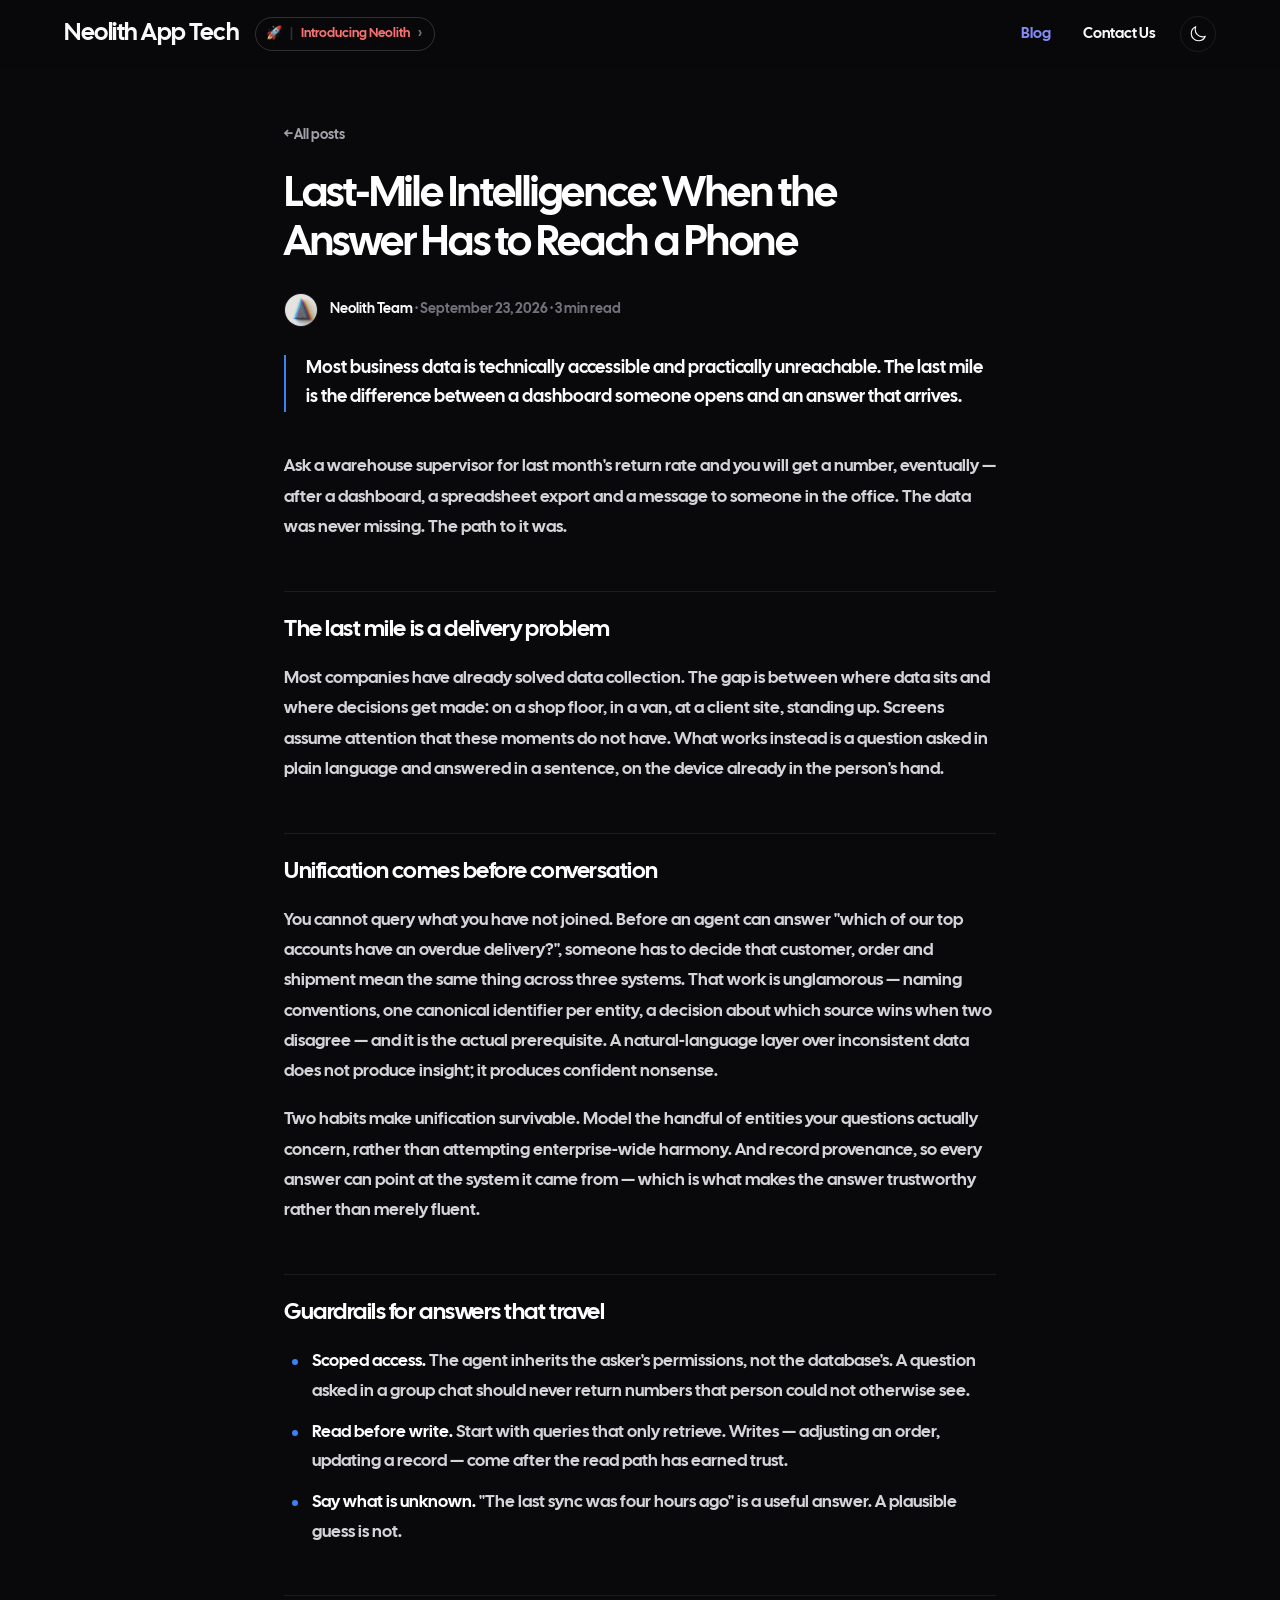
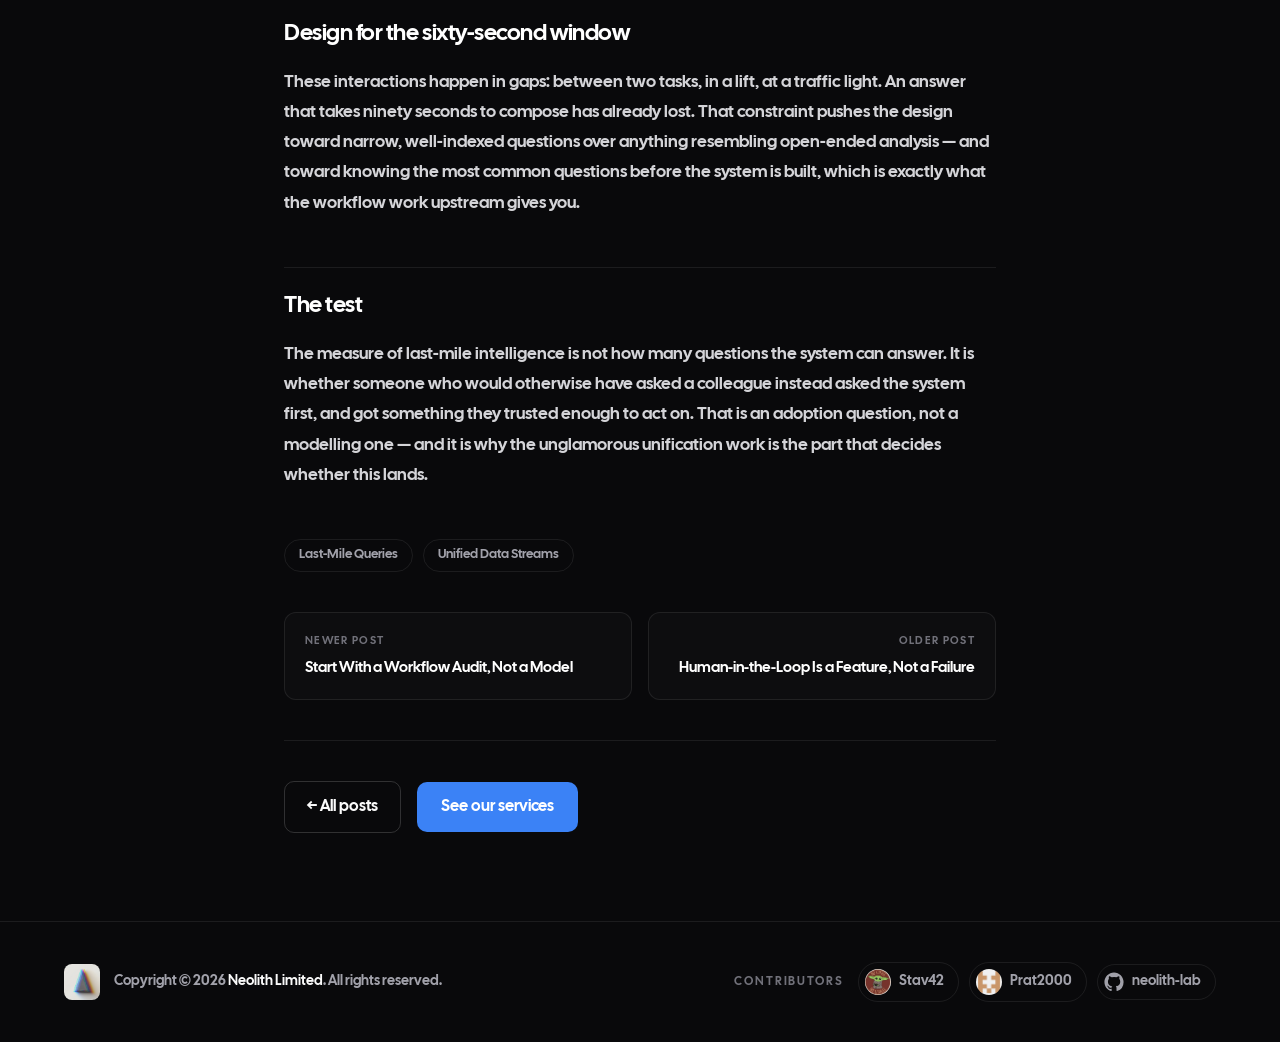
<file: blog/last-mile-intelligence.html>
<!DOCTYPE html>
<html lang="en" data-theme="dark">
<head>
<meta charset="utf-8">
<meta name="viewport" content="width=device-width, initial-scale=1">
<title>Last-Mile Intelligence: When the Answer Has to Reach a Phone | Neolith Blog</title>
<meta name="description" content="Most business data is technically accessible and practically unreachable. The last mile is the difference between a dashboard someone opens and an answer that arrives.">
<link rel="canonical" href="https://neolith-lab.github.io/blog/last-mile-intelligence.html">
<meta property="og:title" content="Last-Mile Intelligence: When the Answer Has to Reach a Phone">
<meta property="og:description" content="Most business data is technically accessible and practically unreachable. The last mile is the difference between a dashboard someone opens and an answer that arrives.">
<meta property="og:url" content="https://neolith-lab.github.io/blog/last-mile-intelligence.html">
<meta property="og:type" content="article">
<meta property="og:site_name" content="Neolith">
<link rel="icon" href="../assets/logo.svg">
<link rel="apple-touch-icon" href="../assets/logo.svg">
<link rel="stylesheet" href="../styles.css">
</head>
<body>

<header class="site-header" id="top">
  <div class="container header-inner">
    <div class="brand">
      <a class="brand-mark" href="../">Neolith App Tech</a>
      <a class="badge" href="../#services">
        <span>🚀</span><span class="sep">|</span>
        <span class="label">Introducing Neolith</span>
        <span class="chev">›</span>
      </a>
    </div>
    <nav class="header-nav">
      <a href="index.html" class="is-active">Blog</a>
      <a href="mailto:sales@neolithapp.com">Contact Us</a>
      <button class="theme-toggle" type="button" id="theme-toggle" aria-label="Toggle theme">
        <svg class="icon-sun" viewBox="0 0 24 24" fill="none" stroke="currentColor" stroke-width="1.5"><path stroke-linecap="round" stroke-linejoin="round" d="M12 3v2.25m6.364.386-1.591 1.591M21 12h-2.25m-.386 6.364-1.591-1.591M12 18.75V21m-4.773-4.227-1.591 1.591M5.25 12H3m4.227-4.773L5.636 5.636M15.75 12a3.75 3.75 0 1 1-7.5 0 3.75 3.75 0 0 1 7.5 0Z"/></svg>
        <svg class="icon-moon" viewBox="0 0 24 24" fill="none" stroke="currentColor" stroke-width="1.5"><path stroke-linecap="round" stroke-linejoin="round" d="M21.752 15.002A9.72 9.72 0 0 1 18 15.75c-5.385 0-9.75-4.365-9.75-9.75 0-1.33.266-2.597.748-3.752A9.753 9.753 0 0 0 3 11.25C3 16.635 7.365 21 12.75 21a9.753 9.753 0 0 0 9.002-5.998Z"/></svg>
      </button>
    </nav>
  </div>
</header>
<main>
  <article class="article">
    <p class="post-eyebrow"><a href="index.html">← All posts</a></p>
    <h1>Last-Mile Intelligence: When the Answer Has to Reach a Phone</h1>
    <div class="byline">
      <img src="../assets/Neolith_logo.jpeg" alt="" width="34" height="34">
      <span><span class="who">Neolith Team</span> · <time datetime="2026-09-23">September 23, 2026</time> · 3 min read</span>
    </div>
    <p class="post-lede">Most business data is technically accessible and practically unreachable. The last mile is the difference between a dashboard someone opens and an answer that arrives.</p>
    <div class="post-body">
<p>Ask a warehouse supervisor for last month's return rate and you will get a number, eventually — after a dashboard, a spreadsheet export and a message to someone in the office. The data was never missing. The path to it was.</p>

<h2>The last mile is a delivery problem</h2>
<p>Most companies have already solved data collection. The gap is between where data sits and where decisions get made: on a shop floor, in a van, at a client site, standing up. Screens assume attention that these moments do not have. What works instead is a question asked in plain language and answered in a sentence, on the device already in the person's hand.</p>

<h2>Unification comes before conversation</h2>
<p>You cannot query what you have not joined. Before an agent can answer "which of our top accounts have an overdue delivery?", someone has to decide that customer, order and shipment mean the same thing across three systems. That work is unglamorous — naming conventions, one canonical identifier per entity, a decision about which source wins when two disagree — and it is the actual prerequisite. A natural-language layer over inconsistent data does not produce insight; it produces confident nonsense.</p>
<p>Two habits make unification survivable. Model the handful of entities your questions actually concern, rather than attempting enterprise-wide harmony. And record provenance, so every answer can point at the system it came from — which is what makes the answer trustworthy rather than merely fluent.</p>

<h2>Guardrails for answers that travel</h2>
<ul>
  <li><strong>Scoped access.</strong> The agent inherits the asker's permissions, not the database's. A question asked in a group chat should never return numbers that person could not otherwise see.</li>
  <li><strong>Read before write.</strong> Start with queries that only retrieve. Writes — adjusting an order, updating a record — come after the read path has earned trust.</li>
  <li><strong>Say what is unknown.</strong> "The last sync was four hours ago" is a useful answer. A plausible guess is not.</li>
</ul>

<h2>Design for the sixty-second window</h2>
<p>These interactions happen in gaps: between two tasks, in a lift, at a traffic light. An answer that takes ninety seconds to compose has already lost. That constraint pushes the design toward narrow, well-indexed questions over anything resembling open-ended analysis — and toward knowing the most common questions before the system is built, which is exactly what the workflow work upstream gives you.</p>

<h2>The test</h2>
<p>The measure of last-mile intelligence is not how many questions the system can answer. It is whether someone who would otherwise have asked a colleague instead asked the system first, and got something they trusted enough to act on. That is an adoption question, not a modelling one — and it is why the unglamorous unification work is the part that decides whether this lands.</p>
    </div>
    <ul class="post-tags">
      <li>Last-Mile Queries</li>
      <li>Unified Data Streams</li>
    </ul>
    <nav class="post-nav">
      <a class="is-prev" href="workflow-audit-first.html">
        <span class="label">Newer post</span>
        <strong>Start With a Workflow Audit, Not a Model</strong>
      </a>
      <a class="is-next" href="human-in-the-loop.html">
        <span class="label">Older post</span>
        <strong>Human-in-the-Loop Is a Feature, Not a Failure</strong>
      </a>
    </nav>
    <div class="article-foot">
      <a class="btn-ghost" href="index.html">← All posts</a>
      <a class="btn-primary" href="../#services">See our services</a>
    </div>
  </article>
</main>

<footer class="site-footer">
  <div class="container footer-inner">
    <div class="footer-brand">
      <img src="../assets/Neolith_logo.jpeg" alt="Neolith" width="36" height="36">
      <p>Copyright © 2026 <strong>Neolith Limited</strong>. All rights reserved.</p>
    </div>
    <div class="footer-contributors">
      <span class="label">Contributors</span>
      <a href="https://github.com/Stav42">
        <img src="../assets/contributors/stav42.png" alt="" width="26" height="26" loading="lazy">
        Stav42
      </a>
      <a href="https://github.com/Prat2000">
        <img src="../assets/contributors/prat2000.png" alt="" width="26" height="26" loading="lazy">
        Prat2000
      </a>
      <a href="https://github.com/neolith-lab" title="Neolith on GitHub">
        <svg viewBox="0 0 24 24" width="20" height="20" fill="currentColor" aria-hidden="true"><path d="M12 .5C5.73.5.5 5.73.5 12c0 5.08 3.29 9.39 7.86 10.91.58.11.79-.25.79-.56v-2.17c-3.2.7-3.88-1.37-3.88-1.37-.53-1.34-1.29-1.7-1.29-1.7-1.06-.72.08-.71.08-.71 1.17.08 1.78 1.2 1.78 1.2 1.04 1.79 2.73 1.27 3.4.97.1-.75.4-1.27.73-1.56-2.55-.29-5.23-1.28-5.23-5.7 0-1.26.45-2.29 1.19-3.09-.12-.29-.52-1.47.11-3.06 0 0 .97-.31 3.18 1.18a11.1 11.1 0 0 1 5.79 0c2.2-1.49 3.17-1.18 3.17-1.18.63 1.59.24 2.77.12 3.06.74.8 1.18 1.83 1.18 3.09 0 4.43-2.69 5.41-5.25 5.69.41.36.78 1.06.78 2.14v3.18c0 .31.21.68.8.56A11.5 11.5 0 0 0 23.5 12C23.5 5.73 18.27.5 12 .5Z"/></svg>
        neolith-lab
      </a>
    </div>
  </div>
</footer>

<script>
(function () {
  var root = document.documentElement;
  var btn = document.getElementById('theme-toggle');
  try {
    var saved = localStorage.getItem('theme');
    if (saved === 'light' || saved === 'dark') root.setAttribute('data-theme', saved);
  } catch (e) {}
  btn.addEventListener('click', function () {
    var next = root.getAttribute('data-theme') === 'dark' ? 'light' : 'dark';
    root.setAttribute('data-theme', next);
    try { localStorage.setItem('theme', next); } catch (e) {}
  });
  var header = document.querySelector('.site-header');
  window.addEventListener('scroll', function () {
    header.classList.toggle('is-stuck', window.scrollY > 8);
  }, { passive: true });

  // in-page links scroll without writing a fragment into the URL
  document.querySelectorAll('a[href^="#"]').forEach(function (a) {
    a.addEventListener('click', function (e) {
      var target = document.querySelector(a.getAttribute('href'));
      if (!target) return;
      e.preventDefault();
      if (a.getAttribute('href') === '#top') {
        window.scrollTo({ top: 0, behavior: 'smooth' });
      } else {
        target.scrollIntoView({ behavior: 'smooth', block: 'start' });
      }
    });
  });

  // arriving with a fragment: let the browser jump, then drop it from the URL
  function cleanHash() {
    if (!location.hash) return;
    history.replaceState(null, '', location.pathname + location.search);
  }
  window.addEventListener('load', cleanHash);
  setTimeout(cleanHash, 400);
})();
</script>
</body>
</html>
</file>
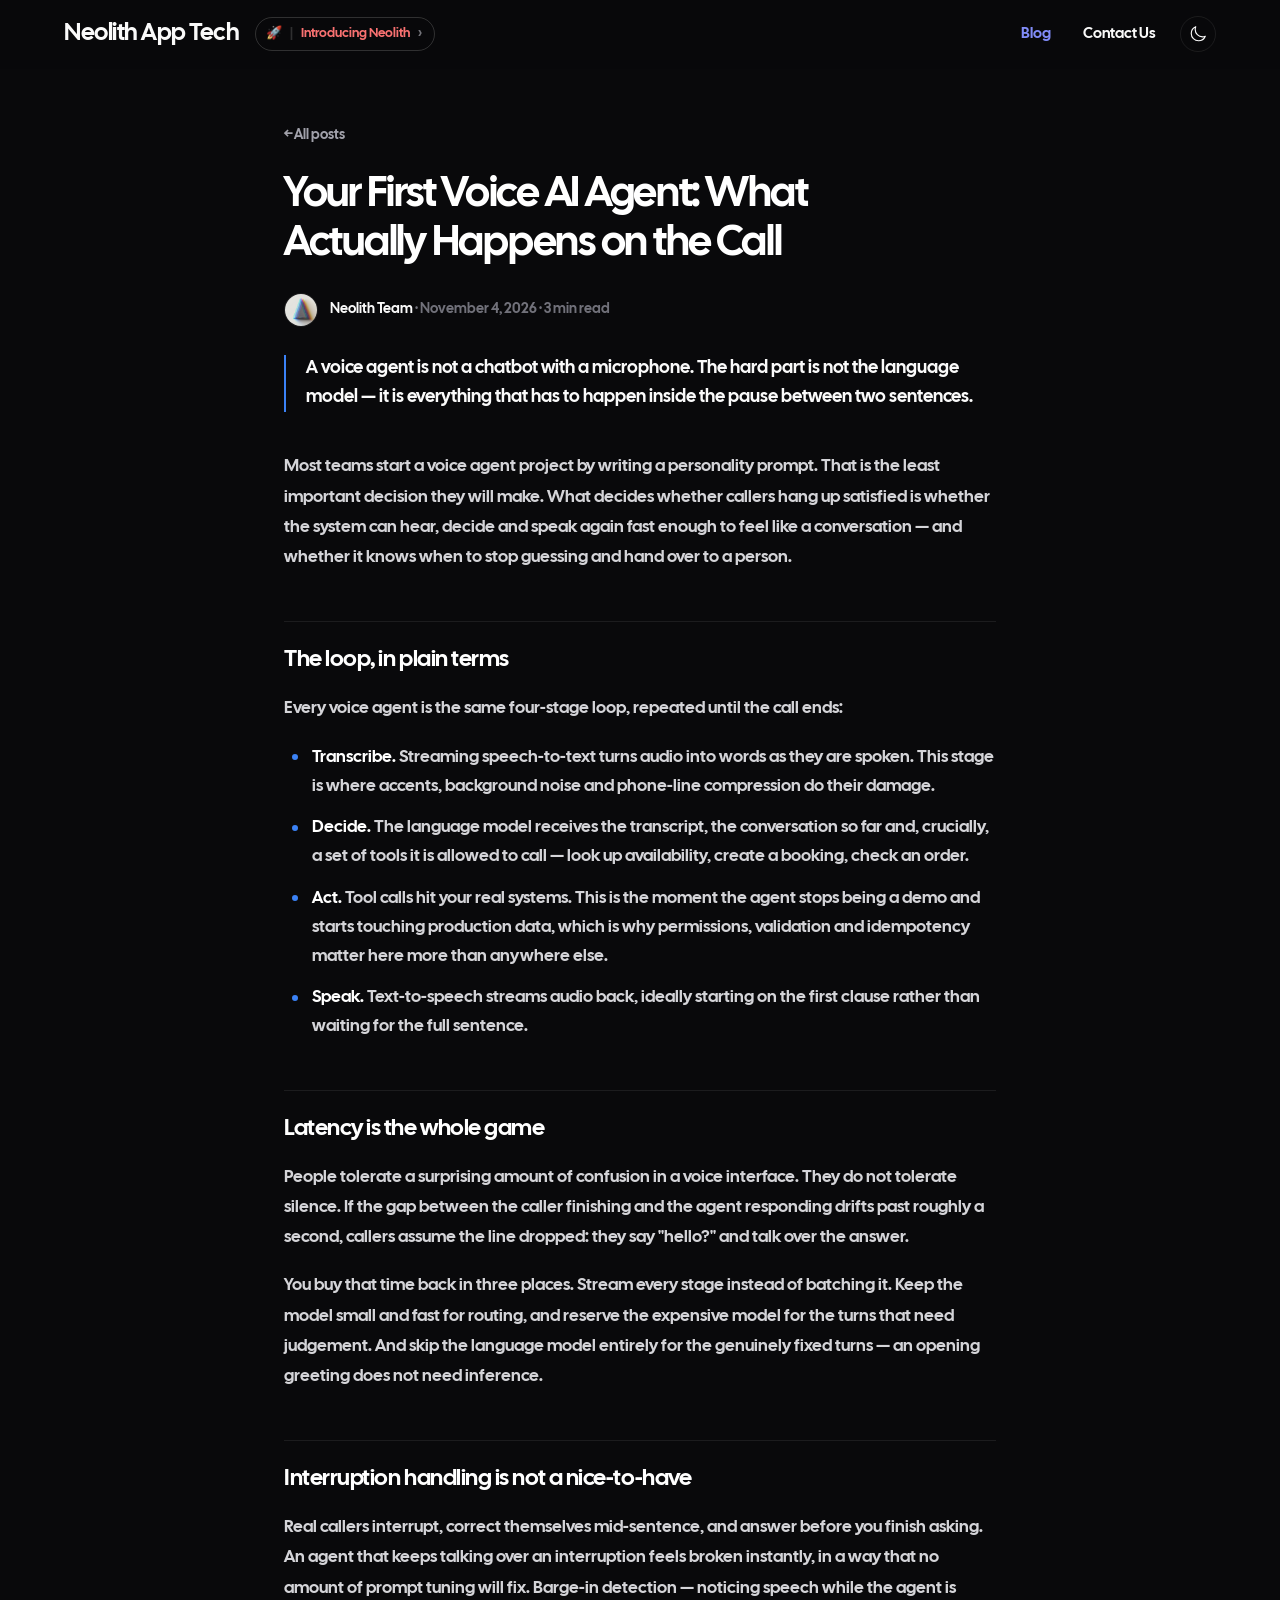
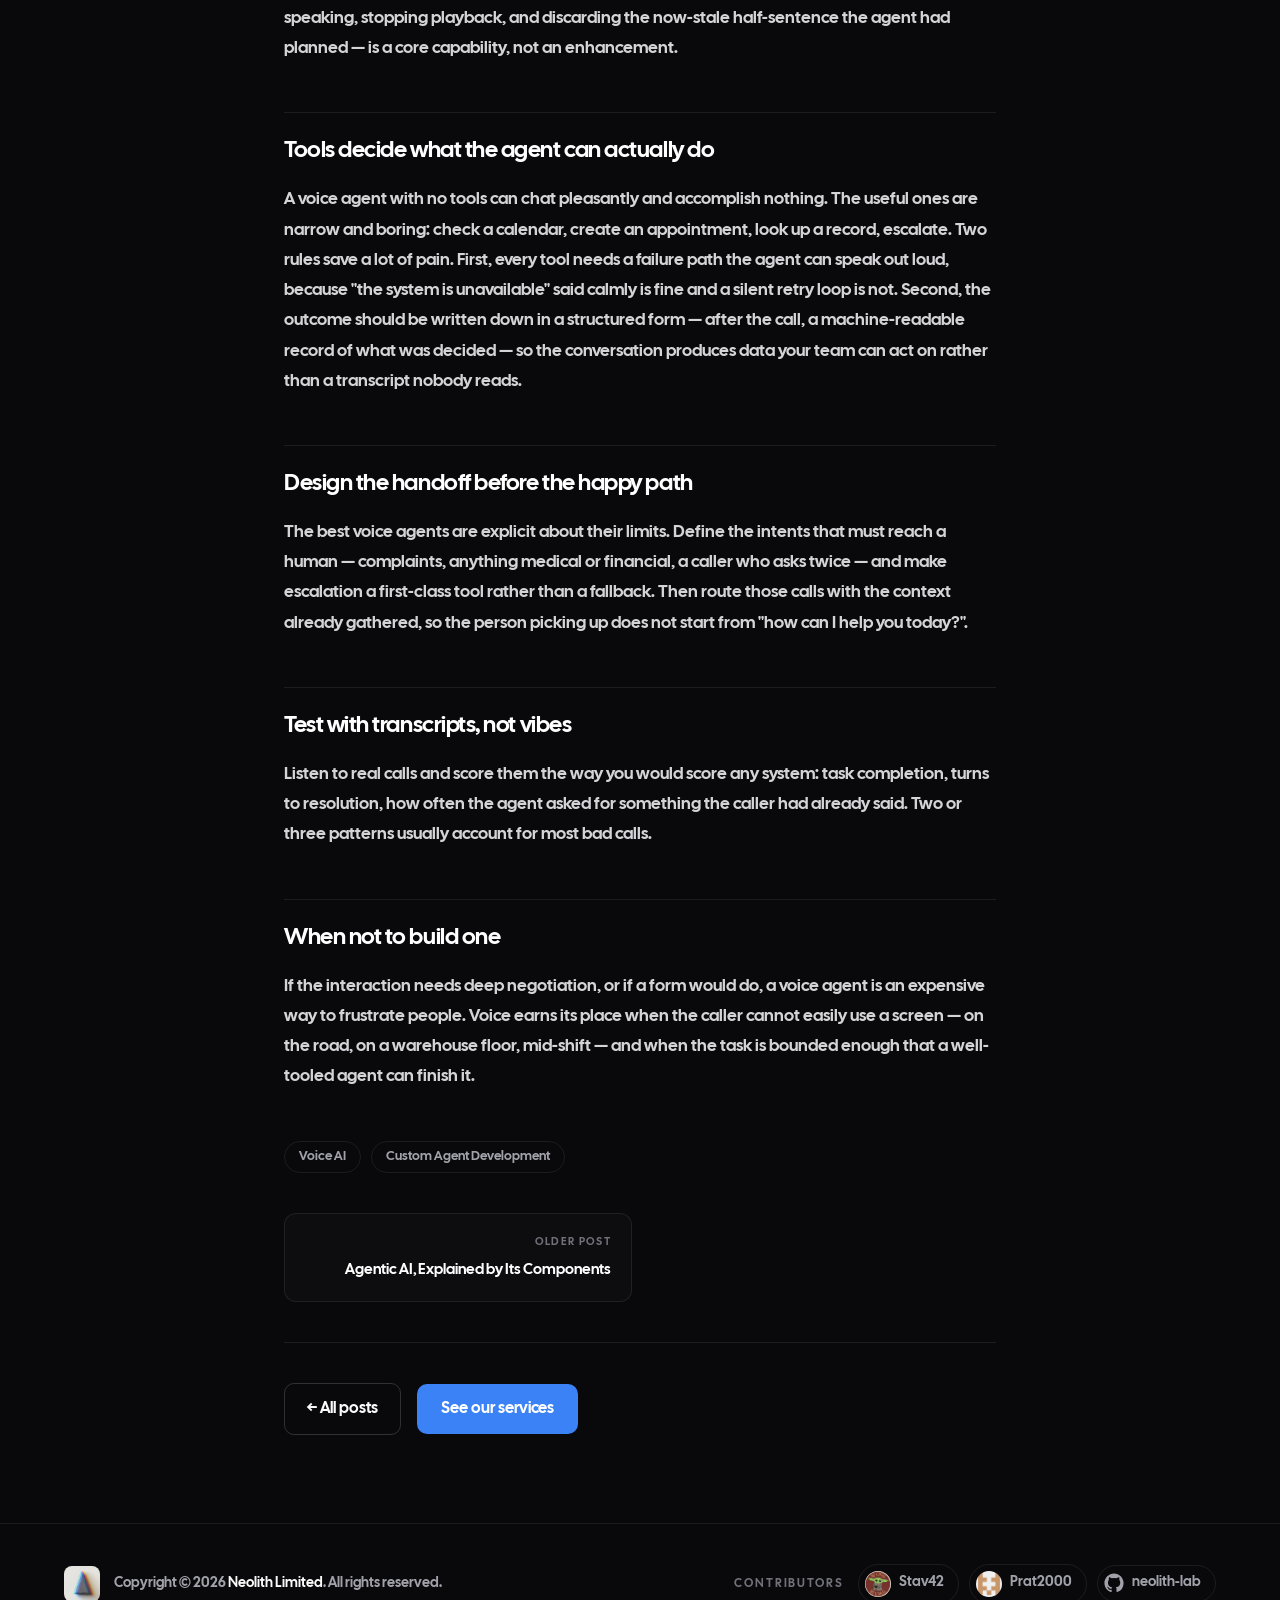
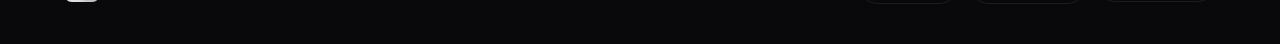
<file: blog/voice-ai-agent.html>
<!DOCTYPE html>
<html lang="en" data-theme="dark">
<head>
<meta charset="utf-8">
<meta name="viewport" content="width=device-width, initial-scale=1">
<title>Your First Voice AI Agent: What Actually Happens on the Call | Neolith Blog</title>
<meta name="description" content="A voice agent is not a chatbot with a microphone. The hard part is not the language model — it is everything that has to happen inside the pause between two sentences.">
<link rel="canonical" href="https://neolith-lab.github.io/blog/voice-ai-agent.html">
<meta property="og:title" content="Your First Voice AI Agent: What Actually Happens on the Call">
<meta property="og:description" content="A voice agent is not a chatbot with a microphone. The hard part is not the language model — it is everything that has to happen inside the pause between two sentences.">
<meta property="og:url" content="https://neolith-lab.github.io/blog/voice-ai-agent.html">
<meta property="og:type" content="article">
<meta property="og:site_name" content="Neolith">
<link rel="icon" href="../assets/logo.svg">
<link rel="apple-touch-icon" href="../assets/logo.svg">
<link rel="stylesheet" href="../styles.css">
</head>
<body>

<header class="site-header" id="top">
  <div class="container header-inner">
    <div class="brand">
      <a class="brand-mark" href="../">Neolith App Tech</a>
      <a class="badge" href="../#services">
        <span>🚀</span><span class="sep">|</span>
        <span class="label">Introducing Neolith</span>
        <span class="chev">›</span>
      </a>
    </div>
    <nav class="header-nav">
      <a href="index.html" class="is-active">Blog</a>
      <a href="mailto:sales@neolithapp.com">Contact Us</a>
      <button class="theme-toggle" type="button" id="theme-toggle" aria-label="Toggle theme">
        <svg class="icon-sun" viewBox="0 0 24 24" fill="none" stroke="currentColor" stroke-width="1.5"><path stroke-linecap="round" stroke-linejoin="round" d="M12 3v2.25m6.364.386-1.591 1.591M21 12h-2.25m-.386 6.364-1.591-1.591M12 18.75V21m-4.773-4.227-1.591 1.591M5.25 12H3m4.227-4.773L5.636 5.636M15.75 12a3.75 3.75 0 1 1-7.5 0 3.75 3.75 0 0 1 7.5 0Z"/></svg>
        <svg class="icon-moon" viewBox="0 0 24 24" fill="none" stroke="currentColor" stroke-width="1.5"><path stroke-linecap="round" stroke-linejoin="round" d="M21.752 15.002A9.72 9.72 0 0 1 18 15.75c-5.385 0-9.75-4.365-9.75-9.75 0-1.33.266-2.597.748-3.752A9.753 9.753 0 0 0 3 11.25C3 16.635 7.365 21 12.75 21a9.753 9.753 0 0 0 9.002-5.998Z"/></svg>
      </button>
    </nav>
  </div>
</header>
<main>
  <article class="article">
    <p class="post-eyebrow"><a href="index.html">← All posts</a></p>
    <h1>Your First Voice AI Agent: What Actually Happens on the Call</h1>
    <div class="byline">
      <img src="../assets/Neolith_logo.jpeg" alt="" width="34" height="34">
      <span><span class="who">Neolith Team</span> · <time datetime="2026-11-04">November 4, 2026</time> · 3 min read</span>
    </div>
    <p class="post-lede">A voice agent is not a chatbot with a microphone. The hard part is not the language model — it is everything that has to happen inside the pause between two sentences.</p>
    <div class="post-body">
<p>Most teams start a voice agent project by writing a personality prompt. That is the least important decision they will make. What decides whether callers hang up satisfied is whether the system can hear, decide and speak again fast enough to feel like a conversation — and whether it knows when to stop guessing and hand over to a person.</p>

<h2>The loop, in plain terms</h2>
<p>Every voice agent is the same four-stage loop, repeated until the call ends:</p>
<ul>
  <li><strong>Transcribe.</strong> Streaming speech-to-text turns audio into words as they are spoken. This stage is where accents, background noise and phone-line compression do their damage.</li>
  <li><strong>Decide.</strong> The language model receives the transcript, the conversation so far and, crucially, a set of tools it is allowed to call — look up availability, create a booking, check an order.</li>
  <li><strong>Act.</strong> Tool calls hit your real systems. This is the moment the agent stops being a demo and starts touching production data, which is why permissions, validation and idempotency matter here more than anywhere else.</li>
  <li><strong>Speak.</strong> Text-to-speech streams audio back, ideally starting on the first clause rather than waiting for the full sentence.</li>
</ul>

<h2>Latency is the whole game</h2>
<p>People tolerate a surprising amount of confusion in a voice interface. They do not tolerate silence. If the gap between the caller finishing and the agent responding drifts past roughly a second, callers assume the line dropped: they say "hello?" and talk over the answer.</p>
<p>You buy that time back in three places. Stream every stage instead of batching it. Keep the model small and fast for routing, and reserve the expensive model for the turns that need judgement. And skip the language model entirely for the genuinely fixed turns — an opening greeting does not need inference.</p>

<h2>Interruption handling is not a nice-to-have</h2>
<p>Real callers interrupt, correct themselves mid-sentence, and answer before you finish asking. An agent that keeps talking over an interruption feels broken instantly, in a way that no amount of prompt tuning will fix. Barge-in detection — noticing speech while the agent is speaking, stopping playback, and discarding the now-stale half-sentence the agent had planned — is a core capability, not an enhancement.</p>

<h2>Tools decide what the agent can actually do</h2>
<p>A voice agent with no tools can chat pleasantly and accomplish nothing. The useful ones are narrow and boring: check a calendar, create an appointment, look up a record, escalate. Two rules save a lot of pain. First, every tool needs a failure path the agent can speak out loud, because "the system is unavailable" said calmly is fine and a silent retry loop is not. Second, the outcome should be written down in a structured form — after the call, a machine-readable record of what was decided — so the conversation produces data your team can act on rather than a transcript nobody reads.</p>

<h2>Design the handoff before the happy path</h2>
<p>The best voice agents are explicit about their limits. Define the intents that must reach a human — complaints, anything medical or financial, a caller who asks twice — and make escalation a first-class tool rather than a fallback. Then route those calls with the context already gathered, so the person picking up does not start from "how can I help you today?".</p>

<h2>Test with transcripts, not vibes</h2>
<p>Listen to real calls and score them the way you would score any system: task completion, turns to resolution, how often the agent asked for something the caller had already said. Two or three patterns usually account for most bad calls.</p>

<h2>When not to build one</h2>
<p>If the interaction needs deep negotiation, or if a form would do, a voice agent is an expensive way to frustrate people. Voice earns its place when the caller cannot easily use a screen — on the road, on a warehouse floor, mid-shift — and when the task is bounded enough that a well-tooled agent can finish it.</p>
    </div>
    <ul class="post-tags">
      <li>Voice AI</li>
      <li>Custom Agent Development</li>
    </ul>
    <nav class="post-nav">
      <a class="is-next" href="agentic-ai-components.html">
        <span class="label">Older post</span>
        <strong>Agentic AI, Explained by Its Components</strong>
      </a>
    </nav>
    <div class="article-foot">
      <a class="btn-ghost" href="index.html">← All posts</a>
      <a class="btn-primary" href="../#services">See our services</a>
    </div>
  </article>
</main>

<footer class="site-footer">
  <div class="container footer-inner">
    <div class="footer-brand">
      <img src="../assets/Neolith_logo.jpeg" alt="Neolith" width="36" height="36">
      <p>Copyright © 2026 <strong>Neolith Limited</strong>. All rights reserved.</p>
    </div>
    <div class="footer-contributors">
      <span class="label">Contributors</span>
      <a href="https://github.com/Stav42">
        <img src="../assets/contributors/stav42.png" alt="" width="26" height="26" loading="lazy">
        Stav42
      </a>
      <a href="https://github.com/Prat2000">
        <img src="../assets/contributors/prat2000.png" alt="" width="26" height="26" loading="lazy">
        Prat2000
      </a>
      <a href="https://github.com/neolith-lab" title="Neolith on GitHub">
        <svg viewBox="0 0 24 24" width="20" height="20" fill="currentColor" aria-hidden="true"><path d="M12 .5C5.73.5.5 5.73.5 12c0 5.08 3.29 9.39 7.86 10.91.58.11.79-.25.79-.56v-2.17c-3.2.7-3.88-1.37-3.88-1.37-.53-1.34-1.29-1.7-1.29-1.7-1.06-.72.08-.71.08-.71 1.17.08 1.78 1.2 1.78 1.2 1.04 1.79 2.73 1.27 3.4.97.1-.75.4-1.27.73-1.56-2.55-.29-5.23-1.28-5.23-5.7 0-1.26.45-2.29 1.19-3.09-.12-.29-.52-1.47.11-3.06 0 0 .97-.31 3.18 1.18a11.1 11.1 0 0 1 5.79 0c2.2-1.49 3.17-1.18 3.17-1.18.63 1.59.24 2.77.12 3.06.74.8 1.18 1.83 1.18 3.09 0 4.43-2.69 5.41-5.25 5.69.41.36.78 1.06.78 2.14v3.18c0 .31.21.68.8.56A11.5 11.5 0 0 0 23.5 12C23.5 5.73 18.27.5 12 .5Z"/></svg>
        neolith-lab
      </a>
    </div>
  </div>
</footer>

<script>
(function () {
  var root = document.documentElement;
  var btn = document.getElementById('theme-toggle');
  try {
    var saved = localStorage.getItem('theme');
    if (saved === 'light' || saved === 'dark') root.setAttribute('data-theme', saved);
  } catch (e) {}
  btn.addEventListener('click', function () {
    var next = root.getAttribute('data-theme') === 'dark' ? 'light' : 'dark';
    root.setAttribute('data-theme', next);
    try { localStorage.setItem('theme', next); } catch (e) {}
  });
  var header = document.querySelector('.site-header');
  window.addEventListener('scroll', function () {
    header.classList.toggle('is-stuck', window.scrollY > 8);
  }, { passive: true });

  // in-page links scroll without writing a fragment into the URL
  document.querySelectorAll('a[href^="#"]').forEach(function (a) {
    a.addEventListener('click', function (e) {
      var target = document.querySelector(a.getAttribute('href'));
      if (!target) return;
      e.preventDefault();
      if (a.getAttribute('href') === '#top') {
        window.scrollTo({ top: 0, behavior: 'smooth' });
      } else {
        target.scrollIntoView({ behavior: 'smooth', block: 'start' });
      }
    });
  });

  // arriving with a fragment: let the browser jump, then drop it from the URL
  function cleanHash() {
    if (!location.hash) return;
    history.replaceState(null, '', location.pathname + location.search);
  }
  window.addEventListener('load', cleanHash);
  setTimeout(cleanHash, 400);
})();
</script>
</body>
</html>
</file>
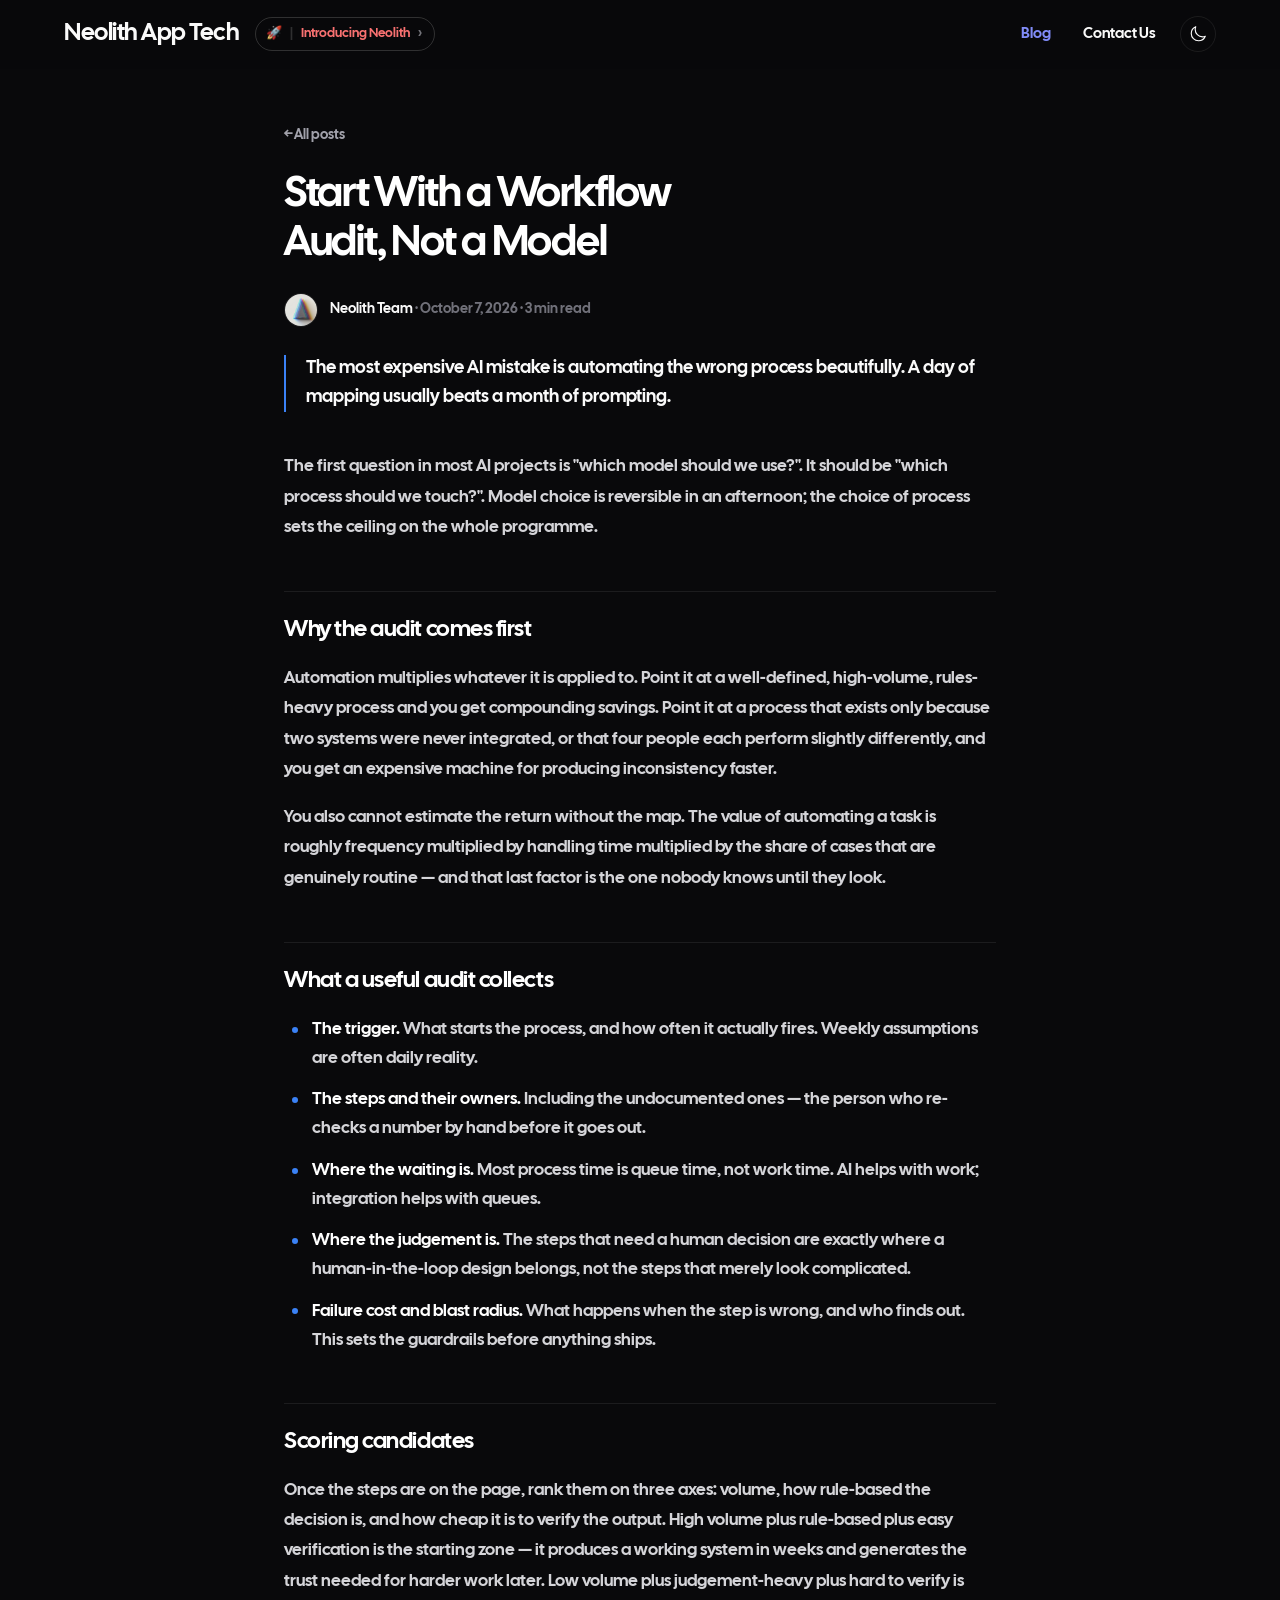
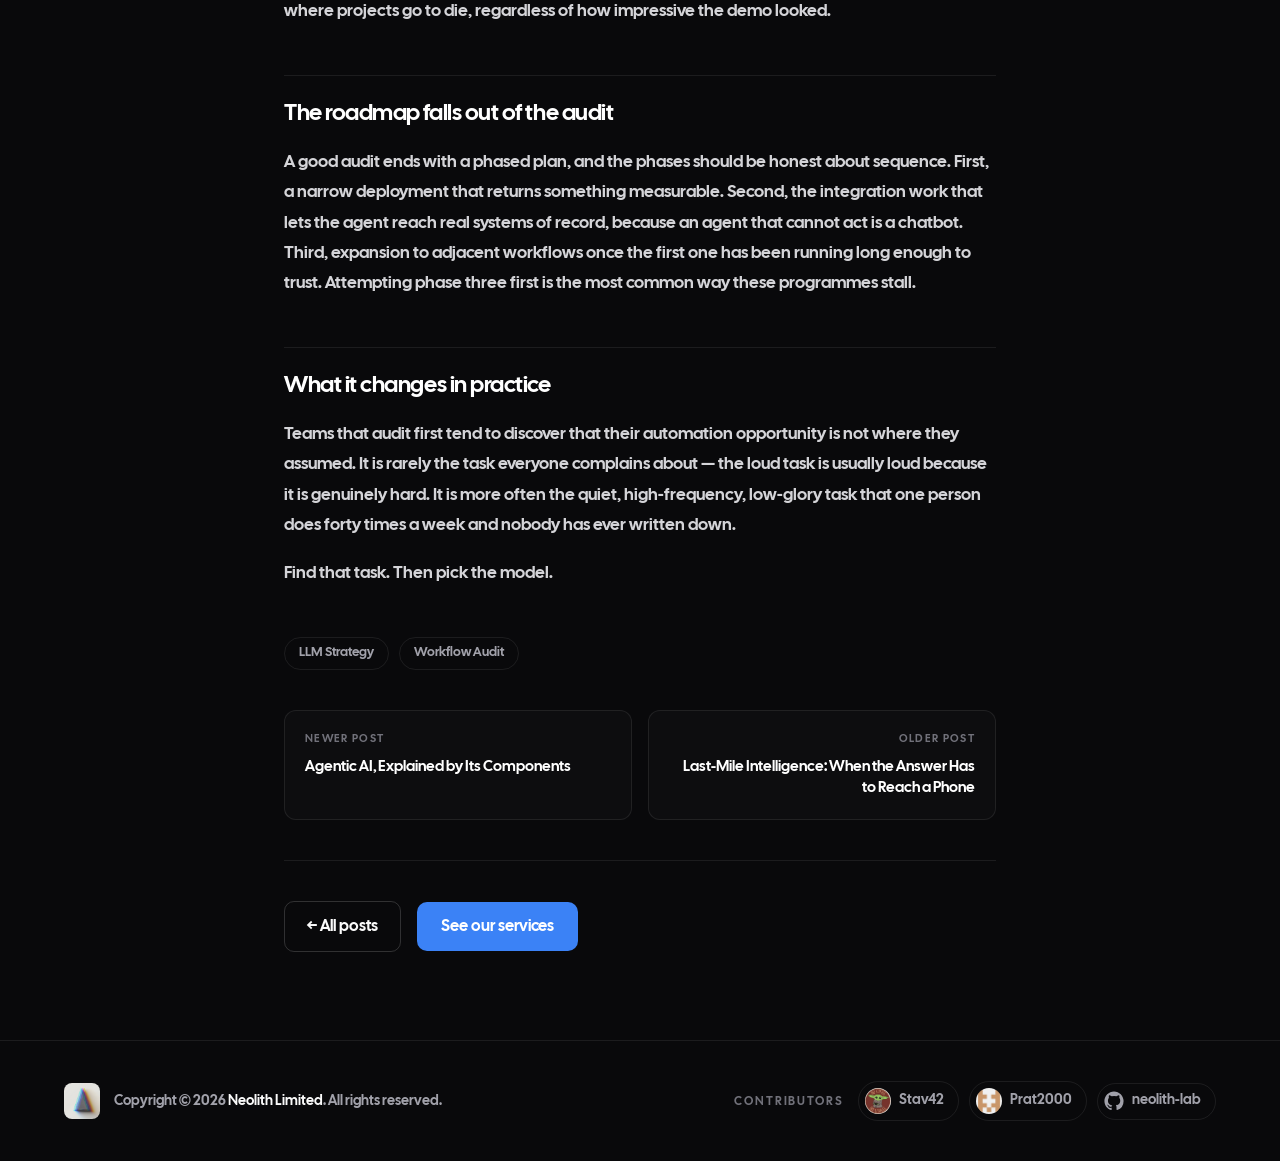
<file: blog/workflow-audit-first.html>
<!DOCTYPE html>
<html lang="en" data-theme="dark">
<head>
<meta charset="utf-8">
<meta name="viewport" content="width=device-width, initial-scale=1">
<title>Start With a Workflow Audit, Not a Model | Neolith Blog</title>
<meta name="description" content="The most expensive AI mistake is automating the wrong process beautifully. A day of mapping usually beats a month of prompting.">
<link rel="canonical" href="https://neolith-lab.github.io/blog/workflow-audit-first.html">
<meta property="og:title" content="Start With a Workflow Audit, Not a Model">
<meta property="og:description" content="The most expensive AI mistake is automating the wrong process beautifully. A day of mapping usually beats a month of prompting.">
<meta property="og:url" content="https://neolith-lab.github.io/blog/workflow-audit-first.html">
<meta property="og:type" content="article">
<meta property="og:site_name" content="Neolith">
<link rel="icon" href="../assets/logo.svg">
<link rel="apple-touch-icon" href="../assets/logo.svg">
<link rel="stylesheet" href="../styles.css">
</head>
<body>

<header class="site-header" id="top">
  <div class="container header-inner">
    <div class="brand">
      <a class="brand-mark" href="../">Neolith App Tech</a>
      <a class="badge" href="../#services">
        <span>🚀</span><span class="sep">|</span>
        <span class="label">Introducing Neolith</span>
        <span class="chev">›</span>
      </a>
    </div>
    <nav class="header-nav">
      <a href="index.html" class="is-active">Blog</a>
      <a href="mailto:sales@neolithapp.com">Contact Us</a>
      <button class="theme-toggle" type="button" id="theme-toggle" aria-label="Toggle theme">
        <svg class="icon-sun" viewBox="0 0 24 24" fill="none" stroke="currentColor" stroke-width="1.5"><path stroke-linecap="round" stroke-linejoin="round" d="M12 3v2.25m6.364.386-1.591 1.591M21 12h-2.25m-.386 6.364-1.591-1.591M12 18.75V21m-4.773-4.227-1.591 1.591M5.25 12H3m4.227-4.773L5.636 5.636M15.75 12a3.75 3.75 0 1 1-7.5 0 3.75 3.75 0 0 1 7.5 0Z"/></svg>
        <svg class="icon-moon" viewBox="0 0 24 24" fill="none" stroke="currentColor" stroke-width="1.5"><path stroke-linecap="round" stroke-linejoin="round" d="M21.752 15.002A9.72 9.72 0 0 1 18 15.75c-5.385 0-9.75-4.365-9.75-9.75 0-1.33.266-2.597.748-3.752A9.753 9.753 0 0 0 3 11.25C3 16.635 7.365 21 12.75 21a9.753 9.753 0 0 0 9.002-5.998Z"/></svg>
      </button>
    </nav>
  </div>
</header>
<main>
  <article class="article">
    <p class="post-eyebrow"><a href="index.html">← All posts</a></p>
    <h1>Start With a Workflow Audit, Not a Model</h1>
    <div class="byline">
      <img src="../assets/Neolith_logo.jpeg" alt="" width="34" height="34">
      <span><span class="who">Neolith Team</span> · <time datetime="2026-10-07">October 7, 2026</time> · 3 min read</span>
    </div>
    <p class="post-lede">The most expensive AI mistake is automating the wrong process beautifully. A day of mapping usually beats a month of prompting.</p>
    <div class="post-body">
<p>The first question in most AI projects is "which model should we use?". It should be "which process should we touch?". Model choice is reversible in an afternoon; the choice of process sets the ceiling on the whole programme.</p>

<h2>Why the audit comes first</h2>
<p>Automation multiplies whatever it is applied to. Point it at a well-defined, high-volume, rules-heavy process and you get compounding savings. Point it at a process that exists only because two systems were never integrated, or that four people each perform slightly differently, and you get an expensive machine for producing inconsistency faster.</p>
<p>You also cannot estimate the return without the map. The value of automating a task is roughly frequency multiplied by handling time multiplied by the share of cases that are genuinely routine — and that last factor is the one nobody knows until they look.</p>

<h2>What a useful audit collects</h2>
<ul>
  <li><strong>The trigger.</strong> What starts the process, and how often it actually fires. Weekly assumptions are often daily reality.</li>
  <li><strong>The steps and their owners.</strong> Including the undocumented ones — the person who re-checks a number by hand before it goes out.</li>
  <li><strong>Where the waiting is.</strong> Most process time is queue time, not work time. AI helps with work; integration helps with queues.</li>
  <li><strong>Where the judgement is.</strong> The steps that need a human decision are exactly where a human-in-the-loop design belongs, not the steps that merely look complicated.</li>
  <li><strong>Failure cost and blast radius.</strong> What happens when the step is wrong, and who finds out. This sets the guardrails before anything ships.</li>
</ul>

<h2>Scoring candidates</h2>
<p>Once the steps are on the page, rank them on three axes: volume, how rule-based the decision is, and how cheap it is to verify the output. High volume plus rule-based plus easy verification is the starting zone — it produces a working system in weeks and generates the trust needed for harder work later. Low volume plus judgement-heavy plus hard to verify is where projects go to die, regardless of how impressive the demo looked.</p>

<h2>The roadmap falls out of the audit</h2>
<p>A good audit ends with a phased plan, and the phases should be honest about sequence. First, a narrow deployment that returns something measurable. Second, the integration work that lets the agent reach real systems of record, because an agent that cannot act is a chatbot. Third, expansion to adjacent workflows once the first one has been running long enough to trust. Attempting phase three first is the most common way these programmes stall.</p>

<h2>What it changes in practice</h2>
<p>Teams that audit first tend to discover that their automation opportunity is not where they assumed. It is rarely the task everyone complains about — the loud task is usually loud because it is genuinely hard. It is more often the quiet, high-frequency, low-glory task that one person does forty times a week and nobody has ever written down.</p>
<p>Find that task. Then pick the model.</p>
    </div>
    <ul class="post-tags">
      <li>LLM Strategy</li>
      <li>Workflow Audit</li>
    </ul>
    <nav class="post-nav">
      <a class="is-prev" href="agentic-ai-components.html">
        <span class="label">Newer post</span>
        <strong>Agentic AI, Explained by Its Components</strong>
      </a>
      <a class="is-next" href="last-mile-intelligence.html">
        <span class="label">Older post</span>
        <strong>Last-Mile Intelligence: When the Answer Has to Reach a Phone</strong>
      </a>
    </nav>
    <div class="article-foot">
      <a class="btn-ghost" href="index.html">← All posts</a>
      <a class="btn-primary" href="../#services">See our services</a>
    </div>
  </article>
</main>

<footer class="site-footer">
  <div class="container footer-inner">
    <div class="footer-brand">
      <img src="../assets/Neolith_logo.jpeg" alt="Neolith" width="36" height="36">
      <p>Copyright © 2026 <strong>Neolith Limited</strong>. All rights reserved.</p>
    </div>
    <div class="footer-contributors">
      <span class="label">Contributors</span>
      <a href="https://github.com/Stav42">
        <img src="../assets/contributors/stav42.png" alt="" width="26" height="26" loading="lazy">
        Stav42
      </a>
      <a href="https://github.com/Prat2000">
        <img src="../assets/contributors/prat2000.png" alt="" width="26" height="26" loading="lazy">
        Prat2000
      </a>
      <a href="https://github.com/neolith-lab" title="Neolith on GitHub">
        <svg viewBox="0 0 24 24" width="20" height="20" fill="currentColor" aria-hidden="true"><path d="M12 .5C5.73.5.5 5.73.5 12c0 5.08 3.29 9.39 7.86 10.91.58.11.79-.25.79-.56v-2.17c-3.2.7-3.88-1.37-3.88-1.37-.53-1.34-1.29-1.7-1.29-1.7-1.06-.72.08-.71.08-.71 1.17.08 1.78 1.2 1.78 1.2 1.04 1.79 2.73 1.27 3.4.97.1-.75.4-1.27.73-1.56-2.55-.29-5.23-1.28-5.23-5.7 0-1.26.45-2.29 1.19-3.09-.12-.29-.52-1.47.11-3.06 0 0 .97-.31 3.18 1.18a11.1 11.1 0 0 1 5.79 0c2.2-1.49 3.17-1.18 3.17-1.18.63 1.59.24 2.77.12 3.06.74.8 1.18 1.83 1.18 3.09 0 4.43-2.69 5.41-5.25 5.69.41.36.78 1.06.78 2.14v3.18c0 .31.21.68.8.56A11.5 11.5 0 0 0 23.5 12C23.5 5.73 18.27.5 12 .5Z"/></svg>
        neolith-lab
      </a>
    </div>
  </div>
</footer>

<script>
(function () {
  var root = document.documentElement;
  var btn = document.getElementById('theme-toggle');
  try {
    var saved = localStorage.getItem('theme');
    if (saved === 'light' || saved === 'dark') root.setAttribute('data-theme', saved);
  } catch (e) {}
  btn.addEventListener('click', function () {
    var next = root.getAttribute('data-theme') === 'dark' ? 'light' : 'dark';
    root.setAttribute('data-theme', next);
    try { localStorage.setItem('theme', next); } catch (e) {}
  });
  var header = document.querySelector('.site-header');
  window.addEventListener('scroll', function () {
    header.classList.toggle('is-stuck', window.scrollY > 8);
  }, { passive: true });

  // in-page links scroll without writing a fragment into the URL
  document.querySelectorAll('a[href^="#"]').forEach(function (a) {
    a.addEventListener('click', function (e) {
      var target = document.querySelector(a.getAttribute('href'));
      if (!target) return;
      e.preventDefault();
      if (a.getAttribute('href') === '#top') {
        window.scrollTo({ top: 0, behavior: 'smooth' });
      } else {
        target.scrollIntoView({ behavior: 'smooth', block: 'start' });
      }
    });
  });

  // arriving with a fragment: let the browser jump, then drop it from the URL
  function cleanHash() {
    if (!location.hash) return;
    history.replaceState(null, '', location.pathname + location.search);
  }
  window.addEventListener('load', cleanHash);
  setTimeout(cleanHash, 400);
})();
</script>
</body>
</html>
</file>
<file: styles.css>
/* ==========================================================================
   Neolith — company site (static rebuild of neolithapp.com/en)
   Dark theme is the default, matching the live site. Light theme via
   the header toggle, which sets [data-theme="light"] on <html>.
   ========================================================================== */

@font-face {
  font-family: "Neolith Sans";
  src: url("assets/fonts/neolith-sans.woff2") format("woff2");
  font-weight: 100 900;
  font-display: swap;
}
@font-face {
  font-family: "Neolith Mono";
  src: url("assets/fonts/neolith-mono.woff2") format("woff2");
  font-weight: 100 900;
  font-display: swap;
}

:root {
  --bg: #09090b;            /* zinc-950, matches live body background */
  --bg-elevated: #101013;
  --fg: #fafafa;
  --fg-strong: #ffffff;
  --muted: #a1a1aa;         /* zinc-400 */
  --muted-soft: #71717a;    /* zinc-500 */
  --body: #d4d4d8;          /* long-form reading text, brighter than --muted */
  --card: rgba(255, 255, 255, 0.02);
  --card-hover: rgba(255, 255, 255, 0.045);
  --border: rgba(255, 255, 255, 0.08);
  --border-strong: rgba(255, 255, 255, 0.16);
  --accent: #3b82f6;        /* blue-500 — icons and buttons */
  --accent-soft: rgba(59, 130, 246, 0.12);
  --accent-2: #818cf8;      /* indigo-400 — hero wordmark */
  --accent-3: #38bdf8;      /* sky-400 */
  --radius: 0.75rem;
  --radius-lg: 1rem;
  --max: 1200px;
  --font-sans: "Neolith Sans", ui-sans-serif, system-ui, -apple-system,
    "Segoe UI", Roboto, sans-serif;
  --font-mono: "Neolith Mono", ui-monospace, SFMono-Regular, Menlo, monospace;
  color-scheme: dark;
}

[data-theme="light"] {
  --bg: #ffffff;
  --bg-elevated: #fafafa;
  --fg: #18181b;
  --fg-strong: #09090b;
  --muted: #52525b;
  --muted-soft: #71717a;
  --body: #3f3f46;
  --card: rgba(0, 0, 0, 0.015);
  --card-hover: rgba(0, 0, 0, 0.035);
  --border: rgba(0, 0, 0, 0.09);
  --border-strong: rgba(0, 0, 0, 0.18);
  color-scheme: light;
}

* { box-sizing: border-box; }

html { scroll-behavior: smooth; }

body {
  margin: 0;
  background: var(--bg);
  color: var(--fg);
  font-family: var(--font-sans);
  font-size: 16px;
  line-height: 1.6;
  -webkit-font-smoothing: antialiased;
  overflow-x: hidden;
}

a { color: inherit; text-decoration: none; }

img { max-width: 100%; display: block; }

.container {
  width: 100%;
  max-width: var(--max);
  margin: 0 auto;
  padding: 0 24px;
}

/* ------------------------------------------------------------------ header */

.site-header {
  position: sticky;
  top: 0;
  z-index: 50;
  backdrop-filter: blur(12px);
  background: color-mix(in srgb, var(--bg) 80%, transparent);
  border-bottom: 1px solid transparent;
}
.site-header.is-stuck { border-bottom-color: var(--border); }

.header-inner {
  display: flex;
  align-items: center;
  justify-content: space-between;
  gap: 16px;
  height: 68px;
}

.brand {
  display: flex;
  align-items: center;
  gap: 16px;
  min-width: 0;
}
.brand-mark {
  font-size: 1.5rem;
  font-weight: 600;
  letter-spacing: -0.02em;
  white-space: nowrap;
}
.brand-mark span { color: var(--accent-2); }

.badge {
  display: inline-flex;
  align-items: center;
  gap: 8px;
  padding: 6px 12px 6px 10px;
  border: 1px solid var(--border-strong);
  border-radius: 999px;
  font-size: 0.8125rem;
  color: var(--muted);
  white-space: nowrap;
  transition: border-color 0.2s, color 0.2s;
}
.badge:hover { border-color: var(--accent); color: var(--fg); }
.badge .sep { color: var(--border-strong); }
.badge .label { color: #f87171; }
.badge .chev { opacity: 0.7; }

.header-nav {
  display: flex;
  align-items: center;
  gap: 8px;
}
.header-nav a {
  padding: 8px 12px;
  font-size: 0.9375rem;
  color: var(--fg);
  border-radius: 8px;
  transition: color 0.2s, background 0.2s;
}
.header-nav a:hover { color: var(--accent-2); background: var(--card-hover); }

.theme-toggle {
  display: inline-flex;
  align-items: center;
  justify-content: center;
  width: 36px;
  height: 36px;
  margin-left: 4px;
  padding: 0;
  background: transparent;
  border: 1px solid var(--border);
  border-radius: 999px;
  color: var(--fg);
  cursor: pointer;
  transition: border-color 0.2s, color 0.2s;
}
.theme-toggle:hover { border-color: var(--accent); color: var(--accent-2); }
.theme-toggle svg { width: 18px; height: 18px; }
[data-theme="light"] .icon-moon,
[data-theme="dark"] .icon-sun { display: none; }

/* -------------------------------------------------------------------- hero */

.hero {
  position: relative;
  padding: 56px 0 96px;
}
/* decorative light streaks behind the hero, like the live site */
.hero::before {
  content: "";
  position: absolute;
  inset: -20% -10% auto -10%;
  height: 620px;
  background:
    radial-gradient(420px 300px at 62% 8%, rgba(129, 140, 248, 0.16), transparent 70%),
    radial-gradient(360px 260px at 76% 26%, rgba(236, 72, 153, 0.10), transparent 70%),
    radial-gradient(300px 240px at 52% 36%, rgba(56, 189, 248, 0.10), transparent 70%);
  filter: blur(10px);
  pointer-events: none;
}
.hero > .container { position: relative; z-index: 1; }

.hero-grid {
  display: grid;
  grid-template-columns: minmax(0, 1.05fr) minmax(0, 1fr);
  gap: 56px;
  align-items: start;
}

.hero-copy { padding-top: 40px; }

.hero h1 {
  margin: 0;
  font-size: clamp(2.75rem, 5vw, 4rem);
  line-height: 1.06;
  letter-spacing: -0.03em;
  font-weight: 700;
  color: var(--fg-strong);
  text-wrap: balance;
}
.hero h1 .accent {
  background: linear-gradient(100deg, var(--accent-2), var(--accent-3));
  -webkit-background-clip: text;
  background-clip: text;
  color: transparent;
}

.hero-sub {
  margin: 24px 0 0;
  font-size: 1.125rem;
  color: var(--muted);
  max-width: 32ch;
}

.hero-actions {
  display: flex;
  align-items: center;
  gap: 24px;
  flex-wrap: wrap;
  margin-top: 32px;
}

.btn-primary {
  display: inline-flex;
  align-items: center;
  gap: 8px;
  padding: 12px 24px;
  background: var(--accent);
  color: #fff;
  font-weight: 600;
  border-radius: 10px;
  transition: filter 0.2s, transform 0.2s;
}
.btn-primary:hover { filter: brightness(1.1); transform: translateY(-1px); }

/* co-founders — the two linked contributor avatars */
.contributors-inline {
  display: flex;
  align-items: center;
  gap: 12px;
}
.avatar-stack { display: flex; }
.avatar-stack a {
  display: block;
  width: 52px;
  height: 52px;
  border-radius: 999px;
  border: 2px solid var(--bg);
  overflow: hidden;
  margin-left: -14px;
  transition: transform 0.3s, z-index 0.3s;
}
.avatar-stack a:first-child { margin-left: 0; }
.avatar-stack a:hover { transform: scale(1.08) translateY(-2px); z-index: 2; }
.avatar-stack img { width: 100%; height: 100%; object-fit: cover; }

.contributors-inline .who { font-size: 0.875rem; line-height: 1.35; }
.contributors-inline .who strong { display: block; font-weight: 600; }
.contributors-inline .who span { color: var(--muted); }

/* ------------------------------------------------------- capability cards */

.card-grid {
  display: grid;
  grid-template-columns: repeat(2, minmax(0, 1fr));
  gap: 16px;
}
.card-grid .card:nth-child(odd) { margin-top: 0; }
.card-grid .card:nth-child(even) { margin-top: 40px; }

.card {
  position: relative;
  padding: 24px 22px;
  background: var(--card);
  border: 1px solid var(--border);
  border-radius: var(--radius-lg);
  overflow: hidden;
  transition: background 0.25s, border-color 0.25s, transform 0.25s;
}
.card:hover {
  background: var(--card-hover);
  border-color: var(--border-strong);
  transform: translateY(-3px);
}
/* thin coloured rule along the top edge, as on the live cards */
.card::before {
  content: "";
  position: absolute;
  top: 0;
  left: 22px;
  width: 56px;
  height: 2px;
  border-radius: 2px;
  background: linear-gradient(90deg, var(--accent), var(--accent-2));
}
.card:nth-child(2)::before { background: linear-gradient(90deg, #f59e0b, #ef4444); }
.card:nth-child(3)::before { background: linear-gradient(90deg, #22c55e, #14b8a6); }
.card:nth-child(4)::before { background: linear-gradient(90deg, var(--accent-3), var(--accent-2)); }
.card:nth-child(5)::before { background: linear-gradient(90deg, #a855f7, #ec4899); }
.card:nth-child(6)::before { background: linear-gradient(90deg, #f97316, #f59e0b); }
.card:nth-child(7)::before { background: linear-gradient(90deg, #14b8a6, var(--accent-3)); }

.card-icon {
  display: inline-flex;
  align-items: center;
  justify-content: center;
  width: 34px;
  height: 34px;
  border-radius: 9px;
  border: 1px solid var(--border);
  background: var(--card-hover);
  color: var(--fg);
  margin-bottom: 18px;
}
.card-icon svg { width: 17px; height: 17px; }

.card h3 {
  margin: 0 0 10px;
  font-size: 1.25rem;
  font-weight: 600;
  letter-spacing: -0.015em;
  color: var(--fg-strong);
}
.card p {
  margin: 0;
  font-size: 0.9375rem;
  line-height: 1.55;
  color: var(--muted);
}

/* ---------------------------------------------------------------- services */

.services { padding: 64px 0 96px; }

/* keep jump targets clear of the sticky header */
#services, #top { scroll-margin-top: 88px; }

.section-head { text-align: center; margin-bottom: 72px; }
.section-head .eyebrow {
  margin: 0;
  font-size: 0.8125rem;
  font-weight: 500;
  letter-spacing: 0.18em;
  text-transform: uppercase;
  color: var(--muted-soft);
}
.section-head h2 {
  margin: 14px auto 0;
  font-size: clamp(1.875rem, 3.4vw, 3rem);
  line-height: 1.15;
  letter-spacing: -0.025em;
  font-weight: 600;
  color: var(--fg-strong);
  max-width: 22ch;
}

.service {
  display: grid;
  grid-template-columns: minmax(0, 1fr) minmax(0, 1.15fr);
  gap: 64px;
  align-items: center;
  margin-bottom: 96px;
}
.service:last-child { margin-bottom: 0; }
.service:nth-child(even) .service-copy { order: 2; }

.service-copy h3 {
  margin: 0;
  font-size: clamp(1.5rem, 2.4vw, 1.875rem);
  line-height: 1.25;
  font-weight: 700;
  letter-spacing: -0.02em;
  color: var(--fg-strong);
}
.service-copy > p {
  margin: 14px 0 0;
  color: var(--muted);
  font-size: 1rem;
}

.sub-feature {
  display: flex;
  gap: 18px;
  align-items: flex-start;
  margin-top: 30px;
}
.sub-feature .icon {
  flex-shrink: 0;
  display: flex;
  align-items: center;
  justify-content: center;
  width: 40px;
  height: 40px;
  border-radius: 10px;
  background: var(--accent-soft);
  color: var(--accent);
}
.sub-feature .icon svg { width: 22px; height: 22px; }
.sub-feature h4 {
  margin: 2px 0 0;
  font-size: 1rem;
  font-weight: 600;
  color: var(--fg-strong);
}
.sub-feature p {
  margin: 5px 0 0;
  font-size: 0.875rem;
  line-height: 1.6;
  color: var(--muted);
}

.service-visual img {
  width: 100%;
  height: auto;
  border-radius: var(--radius-lg);
  border: 1px solid var(--border);
  box-shadow: 0 24px 60px rgba(0, 0, 0, 0.45);
}

/* ------------------------------------------------------------------ footer */

.site-footer { border-top: 1px solid var(--border); padding: 40px 0; }
.footer-inner {
  display: flex;
  flex-wrap: wrap;
  align-items: center;
  justify-content: space-between;
  gap: 20px;
}
.footer-brand { display: flex; align-items: center; gap: 14px; }
.footer-brand img { width: 36px; height: 36px; border-radius: 8px; }
.footer-brand p { margin: 0; font-size: 0.875rem; color: var(--muted); line-height: 1.7; }
.footer-brand strong { color: var(--fg); font-weight: 600; }

.footer-contributors { display: flex; align-items: center; gap: 10px; flex-wrap: wrap; }
.footer-contributors .label {
  font-size: 0.75rem;
  letter-spacing: 0.16em;
  text-transform: uppercase;
  color: var(--muted-soft);
  margin-right: 4px;
}
.footer-contributors a {
  display: inline-flex;
  align-items: center;
  gap: 8px;
  padding: 6px 14px 6px 6px;
  border: 1px solid var(--border);
  border-radius: 999px;
  font-size: 0.875rem;
  color: var(--muted);
  transition: border-color 0.2s, color 0.2s;
}
.footer-contributors a:hover { border-color: var(--accent); color: var(--fg); }
.footer-contributors img {
  width: 26px;
  height: 26px;
  border-radius: 999px;
  object-fit: cover;
}

/* ------------------------------------------------------------- responsive */

@media (max-width: 1080px) {
  .hero-grid { grid-template-columns: minmax(0, 1fr); gap: 56px; }
  .hero-copy { padding-top: 8px; }
  .service { grid-template-columns: minmax(0, 1fr); gap: 32px; }
  .service:nth-child(even) .service-copy { order: 0; }
}

@media (max-width: 720px) {
  .badge { display: none; }
  .header-inner { height: 60px; gap: 8px; }
  .brand { gap: 8px; min-width: 0; }
  .brand-mark { font-size: 1.0625rem; overflow: hidden; text-overflow: ellipsis; }
  .header-nav { gap: 2px; flex-shrink: 0; }
  .header-nav a {
    padding: 6px 8px;
    font-size: 0.875rem;
    white-space: nowrap;
  }
  .theme-toggle { width: 32px; height: 32px; margin-left: 2px; }
  .card-grid { grid-template-columns: minmax(0, 1fr); }
  .card-grid .card:nth-child(even) { margin-top: 0; }
  .hero { padding: 32px 0 64px; }
  .services, .service { padding-bottom: 0; }
  .service { margin-bottom: 64px; }
  .footer-inner { flex-direction: column; align-items: flex-start; }
}

@media (prefers-reduced-motion: reduce) {
  * { animation: none !important; transition: none !important; }
  html { scroll-behavior: auto; }
}

/* ==========================================================================
   Blog
   ========================================================================== */

.eyebrow {
  margin: 0;
  font-size: 0.8125rem;
  font-weight: 500;
  letter-spacing: 0.18em;
  text-transform: uppercase;
  color: var(--muted-soft);
}

.header-nav a.is-active { color: var(--accent-2); }

/* ------------------------------------------------------------- blog index */

.blog { padding: 56px 0 88px; }

.blog-head { max-width: 46rem; }
.blog-head h1 {
  margin: 14px 0 0;
  font-size: clamp(2.25rem, 4vw, 3rem);
  line-height: 1.1;
  letter-spacing: -0.03em;
  font-weight: 700;
  color: var(--fg-strong);
}
.blog-intro {
  margin: 16px 0 0;
  font-size: 1.0625rem;
  color: var(--muted);
}

.blog-bar {
  display: flex;
  align-items: center;
  justify-content: space-between;
  gap: 16px;
  flex-wrap: wrap;
  margin: 40px 0 24px;
  padding-bottom: 14px;
  border-bottom: 1px solid var(--border);
  font-size: 0.875rem;
  color: var(--muted-soft);
}

.post-grid {
  display: grid;
  grid-template-columns: repeat(3, minmax(0, 1fr));
  gap: 20px;
}

/* every article is its own card */
.post-card {
  display: flex;
  flex-direction: column;
  height: 100%;
  padding: 24px;
  border: 1px solid var(--border);
  border-radius: 14px;
  background: var(--card);
  transition: background 0.25s, border-color 0.25s, transform 0.25s;
}
.post-card:hover {
  background: var(--card-hover);
  border-color: var(--border-strong);
  transform: translateY(-3px);
}

.post-card .card-tags {
  display: flex;
  flex-wrap: wrap;
  gap: 6px;
  margin: 0;
  padding: 0;
  list-style: none;
}
.post-card .card-tags li {
  padding: 3px 10px;
  border: 1px solid var(--border);
  border-radius: 999px;
  font-size: 0.6875rem;
  letter-spacing: 0.07em;
  text-transform: uppercase;
  color: var(--muted-soft);
}
.post-card .card-tags li.is-latest {
  border-color: transparent;
  background: var(--accent-soft);
  color: var(--accent-2);
  font-weight: 600;
}

.post-card h2 {
  margin: 16px 0 0;
  font-size: 1.1875rem;
  line-height: 1.3;
  letter-spacing: -0.02em;
  font-weight: 600;
  color: var(--fg-strong);
}
.post-card .excerpt {
  margin: 12px 0 0;
  font-size: 0.9375rem;
  line-height: 1.6;
  color: var(--muted);
}
.post-card .card-foot {
  display: flex;
  align-items: center;
  justify-content: space-between;
  gap: 12px;
  margin-top: auto;
  padding-top: 24px;
  font-size: 0.8125rem;
  color: var(--muted-soft);
}
.post-card .read-more {
  font-weight: 600;
  color: var(--accent-2);
  white-space: nowrap;
}

/* ---------------------------------------------------------- article page */

.article {
  max-width: 760px;
  margin: 0 auto;
  padding: 56px 24px 88px;
}
.post-eyebrow {
  margin: 0 0 24px;
  font-size: 0.875rem;
}
.post-eyebrow a { color: var(--muted); }
.post-eyebrow a:hover { color: var(--accent-2); }

.article h1 {
  margin: 0;
  font-size: clamp(1.875rem, 3.6vw, 2.625rem);
  line-height: 1.16;
  letter-spacing: -0.03em;
  font-weight: 700;
  color: var(--fg-strong);
  text-wrap: balance;
}

.byline {
  display: flex;
  align-items: center;
  gap: 12px;
  margin-top: 24px;
  font-size: 0.875rem;
  color: var(--muted-soft);
}
.byline img {
  width: 34px;
  height: 34px;
  border-radius: 999px;
  border: 1px solid var(--border);
  object-fit: cover;
}
.byline .who { color: var(--fg); font-weight: 600; }

.post-lede {
  margin: 28px 0 0;
  padding-left: 20px;
  border-left: 2px solid var(--accent);
  font-size: 1.125rem;
  line-height: 1.6;
  color: var(--fg);
}

.post-body { margin-top: 40px; }
.post-body h2 {
  margin: 48px 0 0;
  padding-top: 24px;
  border-top: 1px solid var(--border);
  font-size: 1.4375rem;
  line-height: 1.3;
  letter-spacing: -0.02em;
  font-weight: 600;
  color: var(--fg-strong);
}
.post-body p {
  margin: 18px 0 0;
  font-size: 1.0625rem;
  line-height: 1.78;
  color: var(--body);
}
.post-body ul {
  margin: 18px 0 0;
  padding-left: 4px;
  list-style: none;
}
.post-body li {
  position: relative;
  margin: 12px 0 0;
  padding-left: 24px;
  font-size: 1.0625rem;
  line-height: 1.72;
  color: var(--body);
}
.post-body li::before {
  content: "";
  position: absolute;
  left: 4px;
  top: 0.7em;
  width: 6px;
  height: 6px;
  border-radius: 999px;
  background: var(--accent);
}
.post-body strong { color: var(--fg-strong); font-weight: 600; }
.post-body em { color: var(--fg); font-style: italic; }

.post-tags {
  display: flex;
  flex-wrap: wrap;
  gap: 10px;
  margin: 48px 0 0;
  padding: 0;
  list-style: none;
}
.post-tags li {
  padding: 5px 14px;
  border: 1px solid var(--border);
  border-radius: 999px;
  font-size: 0.8125rem;
  color: var(--muted);
}

/* previous / next, the usual way to move through a blog */
.post-nav {
  display: grid;
  grid-template-columns: repeat(2, minmax(0, 1fr));
  gap: 16px;
  margin-top: 40px;
}
.post-nav a {
  display: block;
  padding: 20px;
  border: 1px solid var(--border);
  border-radius: 12px;
  background: var(--card);
  transition: background 0.25s, border-color 0.25s;
}
.post-nav a:hover { background: var(--card-hover); border-color: var(--border-strong); }
.post-nav .label {
  display: block;
  font-size: 0.6875rem;
  letter-spacing: 0.12em;
  text-transform: uppercase;
  color: var(--muted-soft);
}
.post-nav strong {
  display: block;
  margin-top: 8px;
  font-size: 0.9375rem;
  font-weight: 600;
  line-height: 1.4;
  color: var(--fg-strong);
}
.post-nav .is-next { text-align: right; }

.article-foot {
  display: flex;
  flex-wrap: wrap;
  align-items: center;
  gap: 16px;
  margin-top: 40px;
  padding-top: 40px;
  border-top: 1px solid var(--border);
}
.btn-ghost {
  display: inline-flex;
  align-items: center;
  padding: 12px 22px;
  border: 1px solid var(--border-strong);
  border-radius: 10px;
  font-weight: 600;
  color: var(--fg);
  transition: border-color 0.2s, color 0.2s;
}
.btn-ghost:hover { border-color: var(--accent); color: var(--accent-2); }

@media (max-width: 1080px) {
  .post-grid { grid-template-columns: repeat(2, minmax(0, 1fr)); }
}
@media (max-width: 680px) {
  .post-grid { grid-template-columns: minmax(0, 1fr); }
  .post-nav { grid-template-columns: minmax(0, 1fr); }
  .post-nav .is-next { text-align: left; }
  .blog { padding: 32px 0 64px; }
  .article { padding: 32px 24px 64px; }
  .post-body h2 { margin-top: 40px; }
}
</file>
